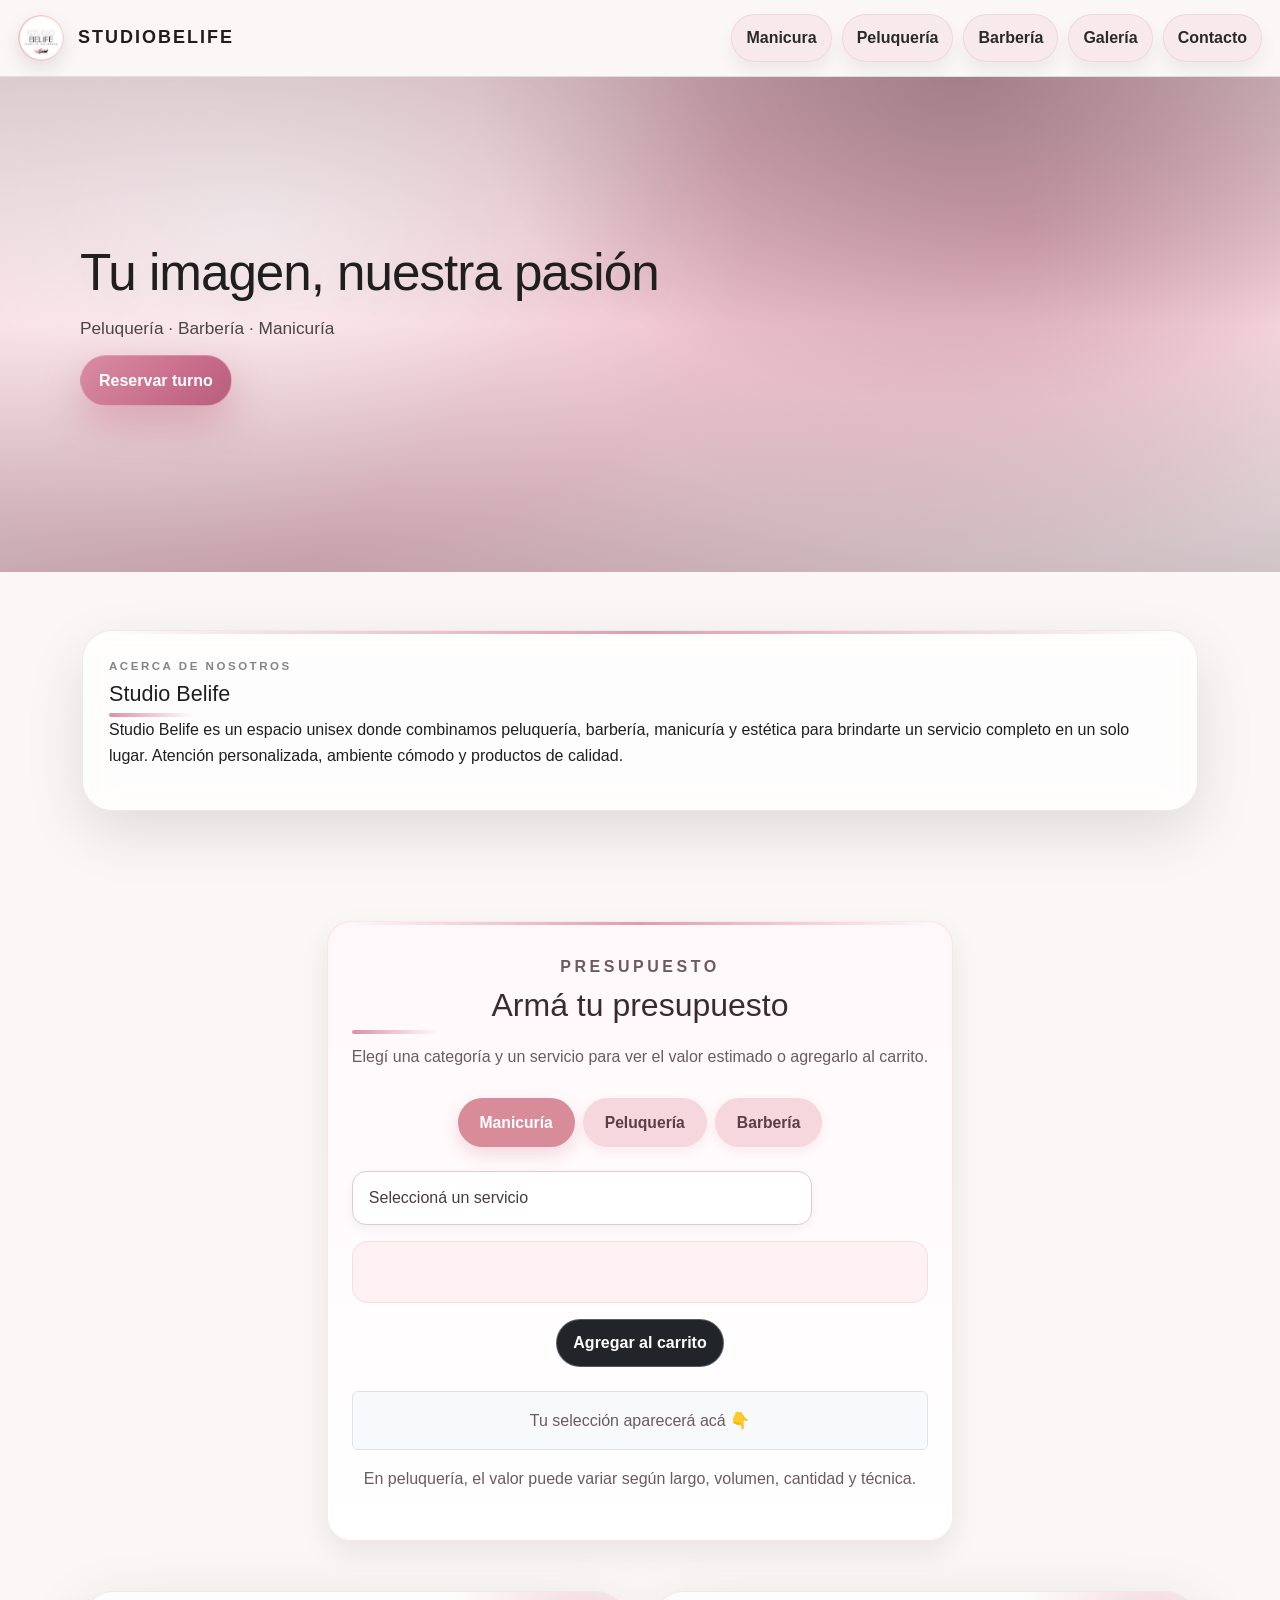
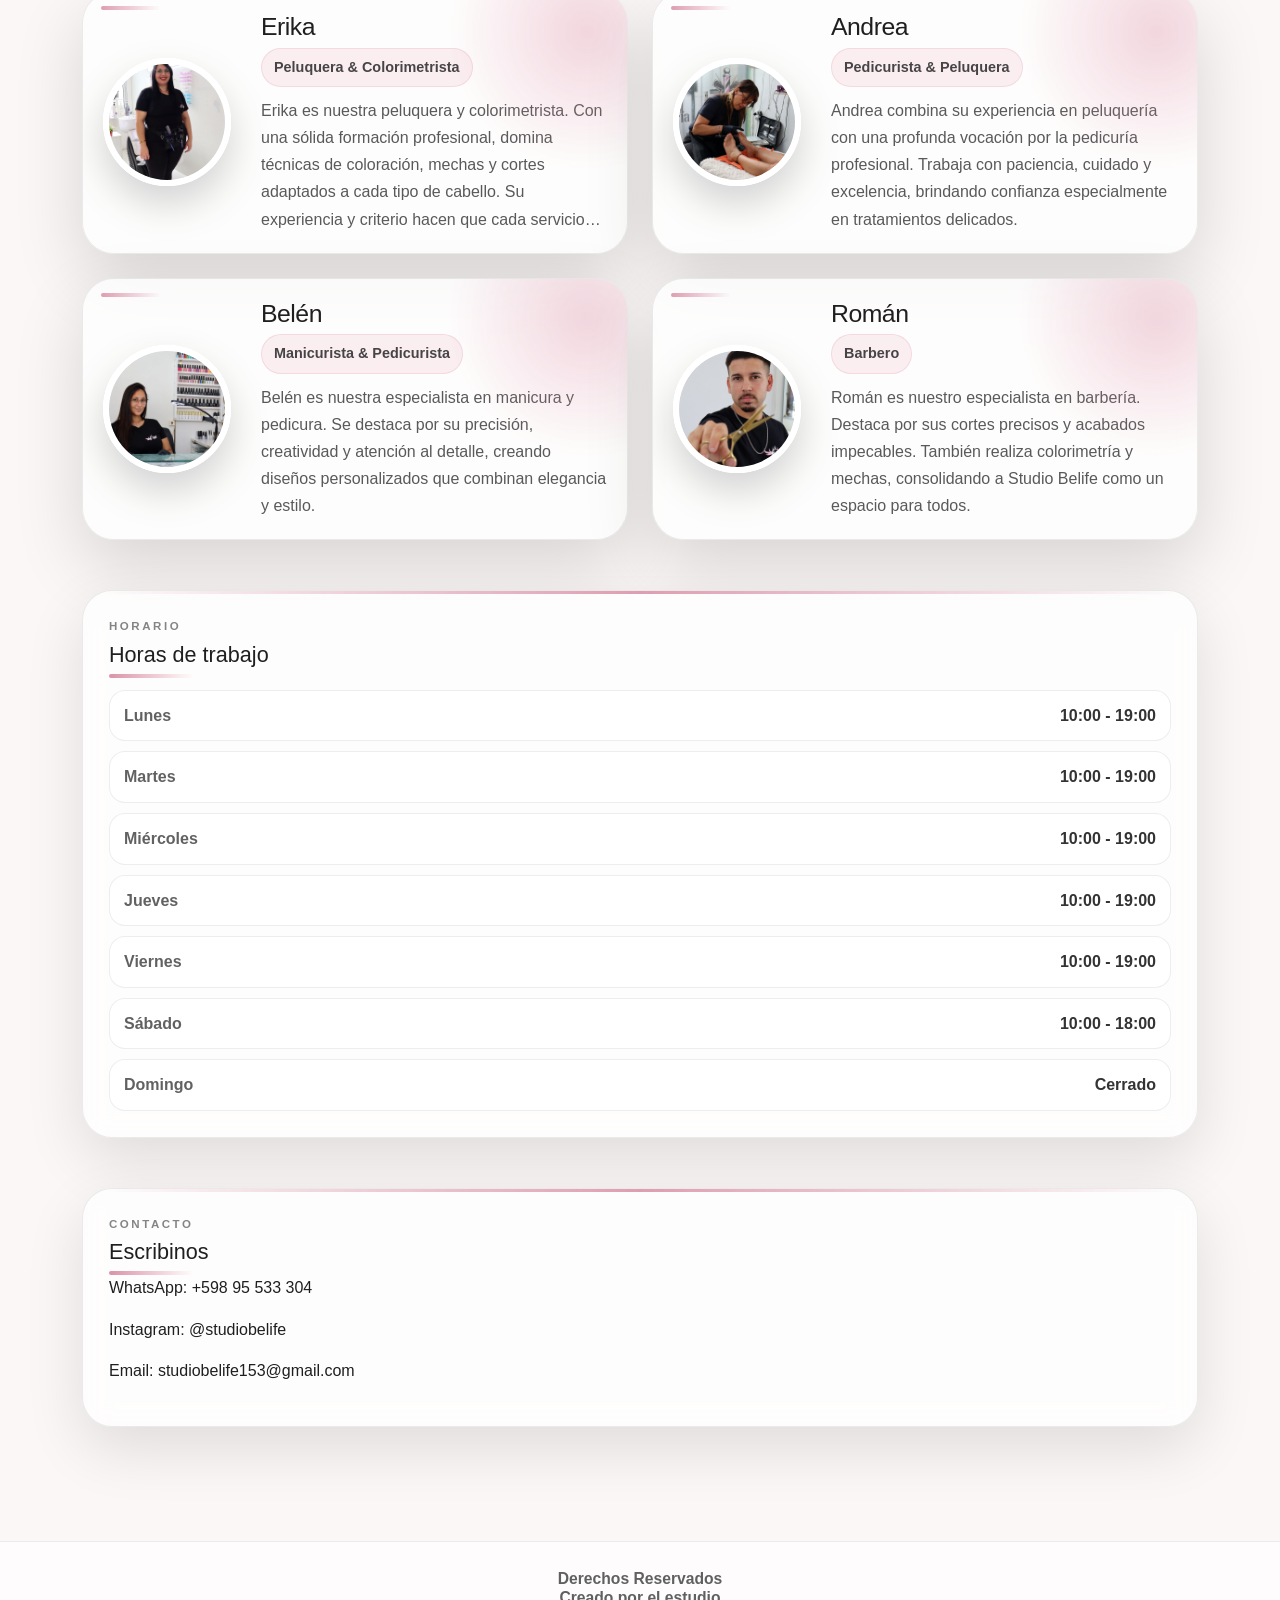
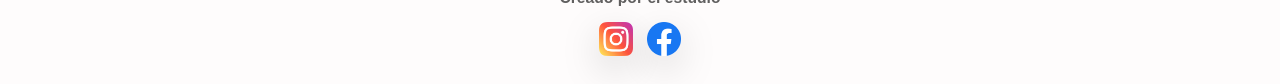
<file: Belife/index.html>
<!DOCTYPE html>
<html lang="es">
<head>
  <meta charset="UTF-8" />
  <meta name="viewport" content="width=device-width, initial-scale=1.0" />
  <title>Belife - Home</title>

  <!-- Bootstrap -->
  <link
    href="https://cdn.jsdelivr.net/npm/bootstrap@5.3.2/dist/css/bootstrap.min.css"
    rel="stylesheet"
  />

  <!-- Tu CSS -->
  <link rel="stylesheet" href="style/style.css" />
</head>

<body>

  <!-- HEADER -->
  <header>
    <img src="./assets/logo.png" class="logo" alt="Logo Studio Belife" />

    <a href="./index.html">
      <h1 class="title">STUDIOBELIFE</h1>
    </a>

    <nav>
      <ul>
        <li><a href="./pages/manicura.html">Manicura</a></li>
        <li><a href="./pages/peluqueria.html">Peluquería</a></li>
        <li><a href="./pages/barberia.html">Barbería</a></li>
        <li><a href="./pages/galeria.html">Galería</a></li>
        <li><a href="./pages/contacto.html">Contacto</a></li>
      </ul>
    </nav>
  </header>

  <!-- HERO -->
  <section class="hero">
    <div class="hero-overlay">
      <h2>Tu imagen, nuestra pasión</h2>
      <p>Peluquería · Barbería · Manicuría</p>

      <a
        class="btn-hero"
        href="https://wa.me/59895533304"
        target="_blank"
        rel="noopener"
      >
        Reservar turno
      </a>
    </div>
  </section>

  <main class="container py-4">
    <section class="home-info">

      <!-- ACERCA -->
      <div class="home-block mb-4">
        <p class="kicker">ACERCA DE NOSOTROS</p>
        <h3>Studio Belife</h3>
        <p>
          Studio Belife es un espacio unisex donde combinamos peluquería,
          barbería, manicuría y estética para brindarte un servicio completo
          en un solo lugar. Atención personalizada, ambiente cómodo y productos
          de calidad.
        </p>
      </div>
      <!-- PRESUPUESTO -->
<div class="home-block presupuesto mb-4">
  <p class="kicker">PRESUPUESTO</p>
  <h3>Armá tu presupuesto</h3>
  <p>Elegí una categoría y un servicio para ver el valor estimado o agregarlo al carrito.</p>

  <div class="presupuesto-categorias d-flex flex-wrap gap-2 justify-content-center">
    <button type="button" data-categoria="manicuria">Manicuría</button>
    <button type="button" data-categoria="peluqueria">Peluquería</button>
    <button type="button" data-categoria="barberia">Barbería</button>
  </div>

  <select id="servicio" class="form-select mt-3">
    <option value="">Seleccioná un servicio</option>
  </select>

  <p id="resultado-precio" class="mt-3"></p>

  <div class="text-center mt-3">
    <button type="button" id="agregar-carrito" class="btn btn-dark">
      Agregar al carrito
    </button>
  </div>

  <div id="carrito" class="mt-4 p-3 border rounded bg-light">
    <p class="mb-0">Tu selección aparecerá acá 👇</p>
  </div>

  <p class="aclaracion-precio mt-3">
    En peluquería, el valor puede variar según largo, volumen,
    cantidad y técnica.
  </p>
</div>

      <!-- EQUIPO -->
      <div class="row g-4 mb-4">

        <div class="col-12 col-md-6">
          <article class="team-card h-100">
            <img
              src="./assets/erika.jpg"
              alt="Erika - Peluquera y Colorimetrista"
              class="team-photo"
            />
            <div>
              <h4>Erika</h4>
              <p class="team-role">Peluquera &amp; Colorimetrista</p>
              <p class="team-desc">
                Erika es nuestra peluquera y colorimetrista. Con una sólida
                formación profesional, domina técnicas de coloración, mechas
                y cortes adaptados a cada tipo de cabello. Su experiencia y
                criterio hacen que cada servicio esté pensado para realzar tu
                imagen con sofisticación.
              </p>
            </div>
          </article>
        </div>

        <div class="col-12 col-md-6">
          <article class="team-card h-100">
            <img
              src="./assets/andrea.jpg"
              alt="Andrea - Pedicurista y Peluquera"
              class="team-photo"
            />
            <div>
              <h4>Andrea</h4>
              <p class="team-role">Pedicurista &amp; Peluquera</p>
              <p class="team-desc">
                Andrea combina su experiencia en peluquería con una profunda
                vocación por la pedicuría profesional. Trabaja con paciencia,
                cuidado y excelencia, brindando confianza especialmente en
                tratamientos delicados.
              </p>
            </div>
          </article>
        </div>

        <div class="col-12 col-md-6">
          <article class="team-card h-100">
            <img
              src="./assets/belen.jpg"
              alt="Belén - Especialista en manicura y pedicura"
              class="team-photo"
            />
            <div>
              <h4>Belén</h4>
              <p class="team-role">Manicurista &amp; Pedicurista</p>
              <p class="team-desc">
                Belén es nuestra especialista en manicura y pedicura. Se destaca
                por su precisión, creatividad y atención al detalle, creando
                diseños personalizados que combinan elegancia y estilo.
              </p>
            </div>
          </article>
        </div>

        <div class="col-12 col-md-6">
          <article class="team-card h-100">
            <img
              src="./assets/roman.jpg"
              alt="Román - Especialista en barbería"
              class="team-photo"
            />
            <div>
              <h4>Román</h4>
              <p class="team-role">Barbero</p>
              <p class="team-desc">
                Román es nuestro especialista en barbería. Destaca por sus
                cortes precisos y acabados impecables. También realiza
                colorimetría y mechas, consolidando a Studio Belife como un
                espacio para todos.
              </p>
            </div>
          </article>
        </div>

      </div>

      <!-- HORARIOS -->
      <div class="home-block mb-4">
        <p class="kicker">HORARIO</p>
        <h3>Horas de trabajo</h3>

        <div class="hours">
          <div class="hour"><span>Lunes</span><b>10:00 - 19:00</b></div>
          <div class="hour"><span>Martes</span><b>10:00 - 19:00</b></div>
          <div class="hour"><span>Miércoles</span><b>10:00 - 19:00</b></div>
          <div class="hour"><span>Jueves</span><b>10:00 - 19:00</b></div>
          <div class="hour"><span>Viernes</span><b>10:00 - 19:00</b></div>
          <div class="hour"><span>Sábado</span><b>10:00 - 18:00</b></div>
          <div class="hour"><span>Domingo</span><b class="closed">Cerrado</b></div>
        </div>
      </div>

      <!-- CONTACTO -->
      <div class="home-block mb-2">
        <p class="kicker">CONTACTO</p>
        <h3>Escribinos</h3>
        <p>
          WhatsApp:
          <a href="https://wa.me/59895533304" target="_blank" rel="noopener">
            +598 95 533 304
          </a>
        </p>
        <p>
          Instagram:
          <a href="https://instagram.com/studiobelife" target="_blank" rel="noopener">
            @studiobelife
          </a>
        </p>
        <p>
          Email:
          <a href="mailto:studiobelife153@gmail.com">
            studiobelife153@gmail.com
          </a>
        </p>
      </div>

    </section>
  </main>

  <footer>
    <h2>Derechos Reservados</h2>
    <h2>Creado por el estudio</h2>

    <nav>
      <ul>
        <li>
          <a
            href="https://www.instagram.com/studiobelife_/"
            target="_blank"
            rel="noopener"
          >
            <img src="./assets/instagram.png" class="redes" alt="Logo de Instagram" />
          </a>
        </li>
        <li>
          <a
            href="https://www.facebook.com/people/Studiobelife/61578109405108/"
            target="_blank"
            rel="noopener"
          >
            <img src="./assets/facebook.png" class="redes" alt="Logo de Facebook" />
          </a>
        </li>
      </ul>
    </nav>
  </footer>

  <!-- Bootstrap JS -->
  <script
    src="https://cdn.jsdelivr.net/npm/bootstrap@5.3.2/dist/js/bootstrap.bundle.min.js">
  </script>

  <!-- Tu JS -->
  <script src="app.js"></script>
</body>
</html>
</file>
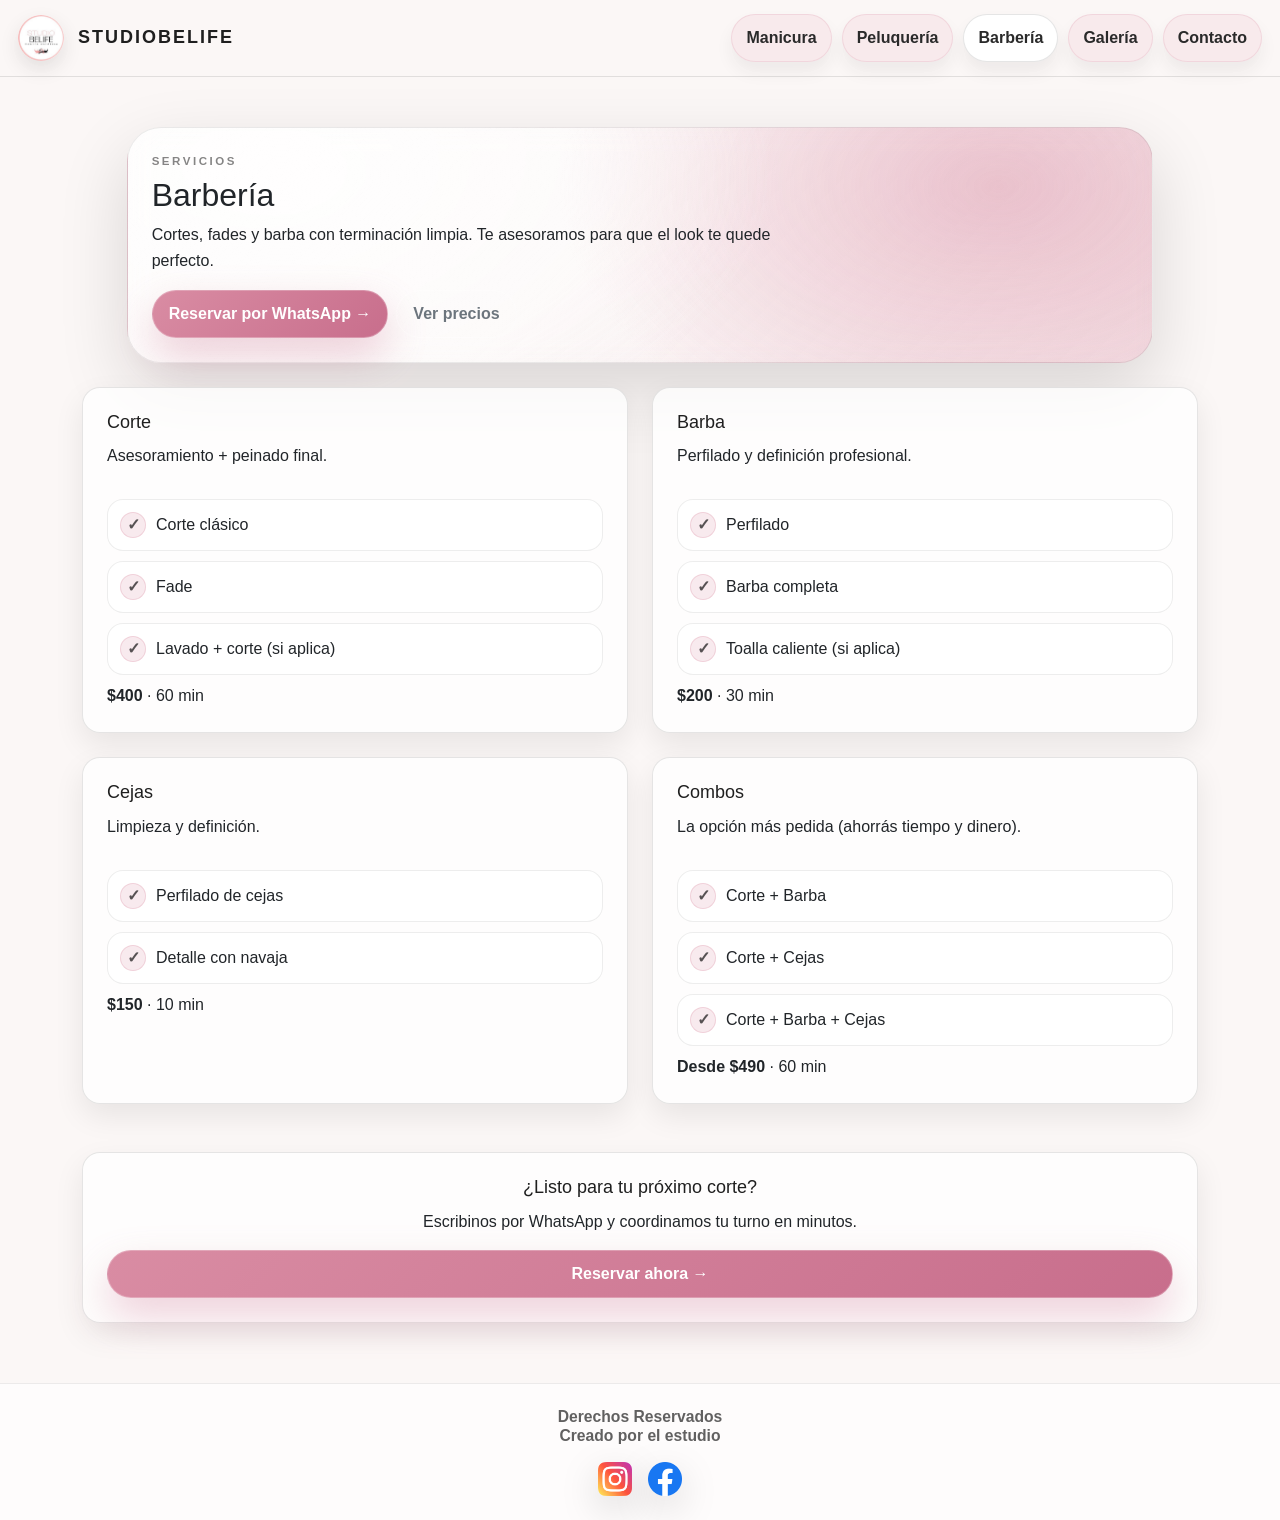
<file: Belife/pages/barberia.html>
<!DOCTYPE html>
<html lang="es">
<head>
  <meta charset="UTF-8" />
  <meta name="viewport" content="width=device-width, initial-scale=1.0" />
  <title>Belife - Barbería</title>

  <!-- Bootstrap -->
  <link href="https://cdn.jsdelivr.net/npm/bootstrap@5.3.2/dist/css/bootstrap.min.css" rel="stylesheet">

  <!-- Tu CSS -->
  <link rel="stylesheet" href="../style/style.css" />
</head>

<body class="page-barberia">

  <header>
    <img src="../assets/logo.png" class="logo" alt="Logo Studio Belife" />
    <a href="../index.html"><h1 class="title">STUDIOBELIFE</h1></a>

    <nav>
      <ul>
        <li><a href="./manicura.html">Manicura</a></li>
        <li><a href="./peluqueria.html">Peluquería</a></li>
        <li><a href="./barberia.html" aria-current="page">Barbería</a></li>
        <li><a href="./galeria.html">Galería</a></li>
        <li><a href="./contacto.html">Contacto</a></li>
      </ul>
    </nav>
  </header>

  <!-- Container responsive -->
  <main class="container py-4">

    <!-- HERO (MISMA ESTRUCTURA que peluquería/manicura) -->
    <section class="service-hero mb-4 p-4 card">
      <div class="row g-4 align-items-center">
        <div class="col-12 col-lg-8">
          <p class="kicker">SERVICIOS</p>
          <h2>Barbería</h2>
          <p class="service-hero__lead">
            Cortes, fades y barba con terminación limpia. Te asesoramos para que el look te quede perfecto.
          </p>

          <!-- Chips (con Bootstrap, como en peluquería) -->
          

          <div class="d-flex flex-wrap gap-2">
            <a class="btn btn-primary" href="https://wa.me/59895533304" target="_blank" rel="noopener">
              Reservar por WhatsApp →
            </a>
            <a class="btn btn-outline-secondary" href="#servicios">
              Ver precios
            </a>
          </div>
        </div>
      </div>
    </section>

    <!-- SERVICIOS GRID (MISMA ESTRUCTURA) -->
    <section class="row g-4" id="servicios">

      <div class="col-12 col-md-6">
        <article class="card p-4 h-100">
          <h3>Corte</h3>
          <p>Asesoramiento + peinado final.</p>
          <ul>
            <li>Corte clásico</li>
            <li>Fade</li>
            <li>Lavado + corte (si aplica)</li>
          </ul>
          <p class="mt-2 mb-0"><strong>$400</strong> · 60 min</p>
        </article>
      </div>

      <div class="col-12 col-md-6">
        <article class="card p-4 h-100">
          <h3>Barba</h3>
          <p>Perfilado y definición profesional.</p>
          <ul>
            <li>Perfilado</li>
            <li>Barba completa</li>
            <li>Toalla caliente (si aplica)</li>
          </ul>
          <p class="mt-2 mb-0"><strong>$200</strong> · 30 min</p>
        </article>
      </div>

      <div class="col-12 col-md-6">
        <article class="card p-4 h-100">
          <h3>Cejas</h3>
          <p>Limpieza y definición.</p>
          <ul>
            <li>Perfilado de cejas</li>
            <li>Detalle con navaja</li>
          </ul>
          <p class="mt-2 mb-0"><strong>$150</strong> · 10 min</p>
        </article>
      </div>

      <div class="col-12 col-md-6">
        <article class="card p-4 h-100">
          <h3>Combos</h3>
          <p>La opción más pedida (ahorrás tiempo y dinero).</p>
          <ul>
            <li>Corte + Barba</li>
            <li>Corte + Cejas</li>
            <li>Corte + Barba + Cejas</li>
          </ul>
          <p class="mt-2 mb-0"><strong>Desde $490</strong> · 60 min</p>
        </article>
      </div>

    </section>

    <!-- CTA FINAL (MISMA ESTRUCTURA) -->
    <section class="mt-5">
      <div class="card p-4 text-center">
        <h3>¿Listo para tu próximo corte?</h3>
        <p>Escribinos por WhatsApp y coordinamos tu turno en minutos.</p>
        <a class="btn btn-primary w-100 w-md-auto"
           href="https://wa.me/59895533304"
           target="_blank" rel="noopener">
          Reservar ahora →
        </a>
      </div>
    </section>

  </main>

  <footer class="text-center py-4">
    <h2>Derechos Reservados</h2>
    <h2>Creado por el estudio</h2>
    <div class="d-flex justify-content-center gap-3 mt-3">
      <a href="https://www.instagram.com/studiobelife_/" target="_blank" rel="noopener">
        <img src="../assets/instagram.png" class="redes" alt="Instagram" />
      </a>
      <a href="https://www.facebook.com/people/Studiobelife/61578109405108/" target="_blank" rel="noopener">
        <img src="../assets/facebook.png" class="redes" alt="Facebook" />
      </a>
    </div>
  </footer>

  <script src="https://cdn.jsdelivr.net/npm/bootstrap@5.3.2/dist/js/bootstrap.bundle.min.js"></script>
</body>
</html>
</file>
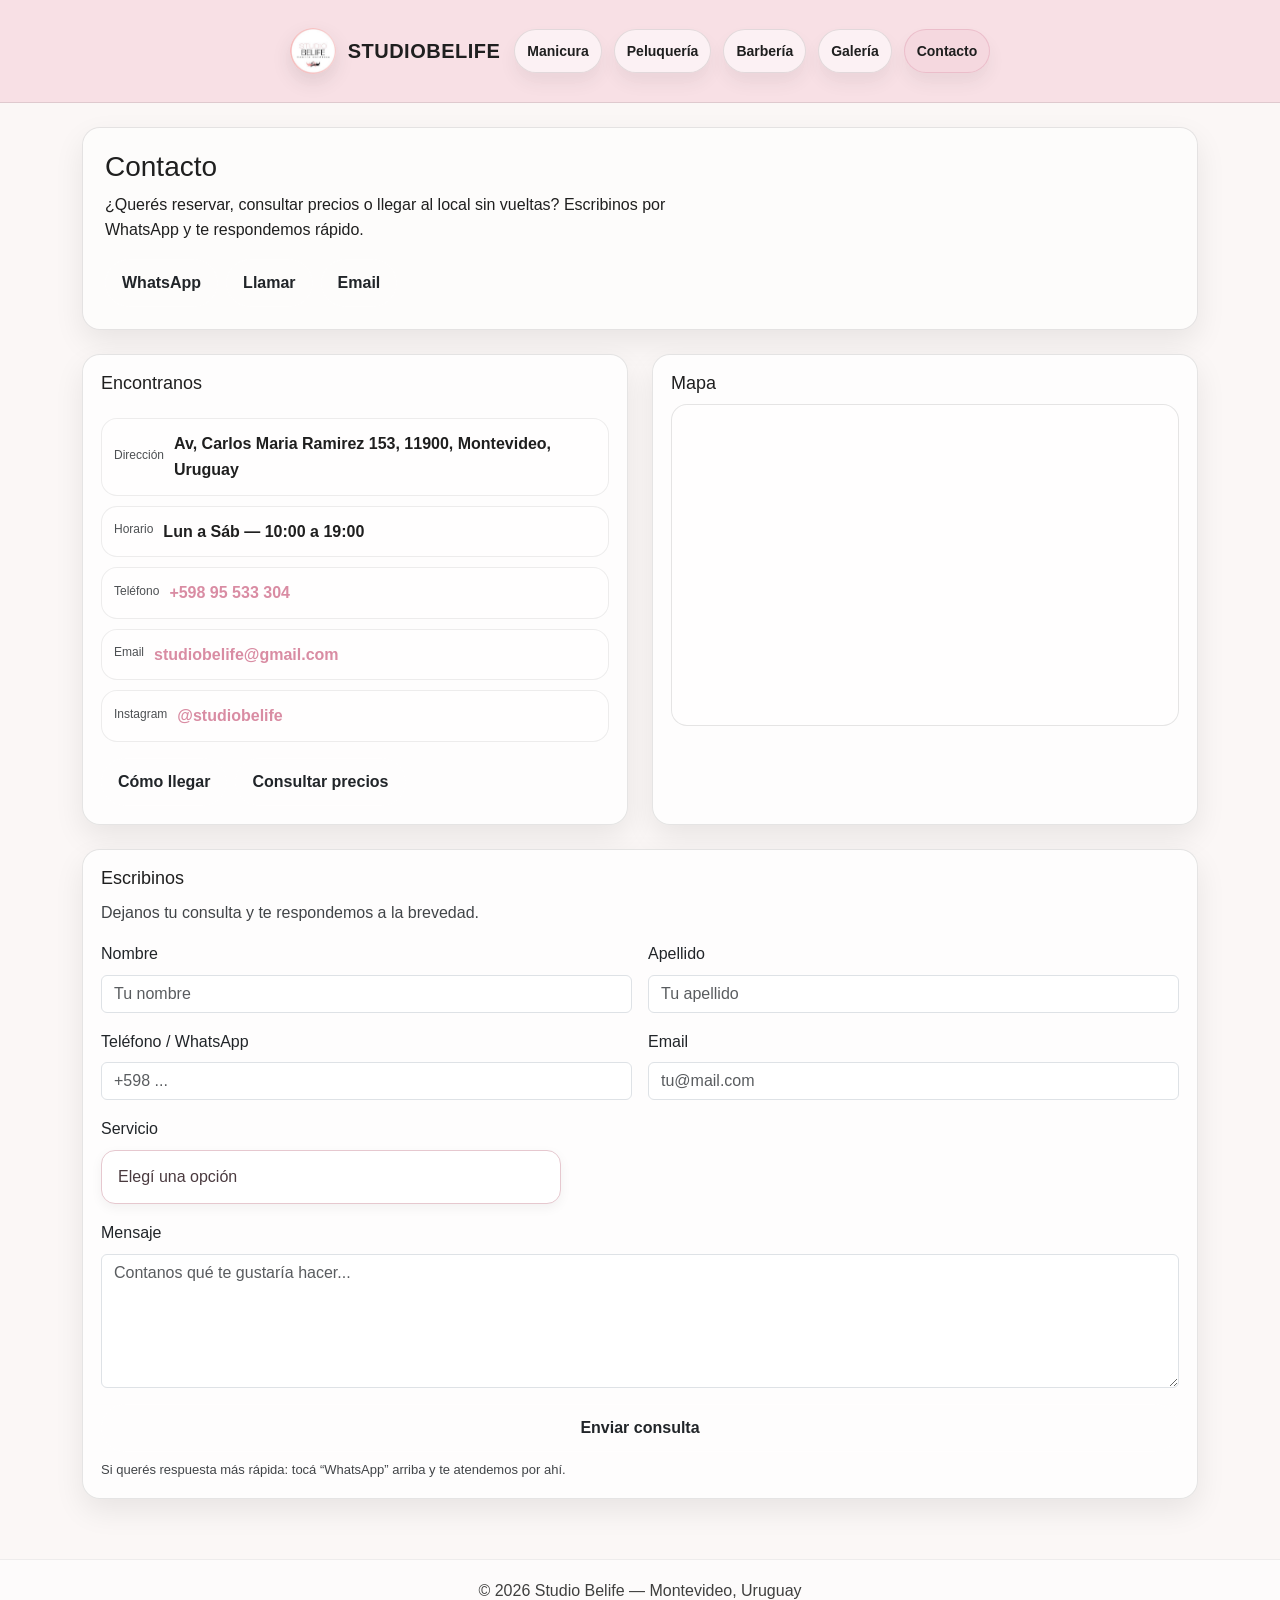
<file: Belife/pages/contacto.html>
<!DOCTYPE html>
<html lang="es">
<head>
  <meta charset="UTF-8" />
  <meta name="viewport" content="width=device-width, initial-scale=1.0" />
  <title>Belife - Contacto</title>

  <!-- ✅ Bootstrap -->
  <link href="https://cdn.jsdelivr.net/npm/bootstrap@5.3.2/dist/css/bootstrap.min.css" rel="stylesheet">

  <!-- Tu CSS -->
  <link rel="stylesheet" href="../style/style.css" />
</head>

<body>
  <header class="header">
    <div class="header__inner">
      <a class="brand" href="../index.html" aria-label="Ir al inicio">
        <img src="../assets/logo.png" class="logo" alt="Logo Studio Belife" />
        <h1 class="brand__title">STUDIOBELIFE</h1>
      </a>

      <nav class="nav" aria-label="Navegación principal">
        <ul class="nav__list">
          <li><a href="../pages/manicura.html">Manicura</a></li>
          <li><a href="../pages/peluqueria.html">Peluquería</a></li>
          <li><a href="../pages/barberia.html">Barbería</a></li>
          <li><a href="../pages/galeria.html">Galería</a></li>
          <li><a class="is-active" href="../pages/contacto.html">Contacto</a></li>
        </ul>
      </nav>
    </div>
  </header>

  <!-- ✅ Bootstrap container (modo celular automático) -->
  <main class="container py-4">

    <section class="contact__hero mb-4">
      <h2>Contacto</h2>
      <p>
        ¿Querés reservar, consultar precios o llegar al local sin vueltas?
        Escribinos por WhatsApp y te respondemos rápido.
      </p>

      <div class="contact__cta d-flex flex-wrap gap-2">
        <a class="btn btn--primary" target="_blank" rel="noopener"
           href="https://wa.me/59899999999?text=Hola%20Studio%20Belife!%20Quiero%20reservar%20un%20turno%20😊">
          WhatsApp
        </a>

        <a class="btn btn--ghost" href="tel:+59899999999">Llamar</a>

        <a class="btn btn--ghost" href="mailto:studiobelife@gmail.com">Email</a>
      </div>
    </section>

    <!-- ✅ Bootstrap grid: en celular 1 columna, en compu 2 columnas -->
    <section class="row g-4">

      <!-- INFO -->
      <div class="col-12 col-lg-6">
        <article class="card h-100">
          <h3>Encontranos</h3>

          <ul class="contact__list">
            <li>
              <span class="contact__label">Dirección</span>
              <span class="contact__value">Av, Carlos Maria Ramirez 153, 11900, Montevideo, Uruguay</span>
            </li>

            <li>
              <span class="contact__label">Horario</span>
              <span class="contact__value">Lun a Sáb — 10:00 a 19:00</span>
            </li>

            <li>
              <span class="contact__label">Teléfono</span>
              <a class="contact__link" href="tel:+59895533304">+598 95 533 304</a>
            </li>

            <li>
              <span class="contact__label">Email</span>
              <a class="contact__link" href="mailto:studiobelife@gmail.com">studiobelife@gmail.com</a>
            </li>

            <li>
              <span class="contact__label">Instagram</span>
              <a class="contact__link" target="_blank" rel="noopener" href="https://instagram.com/">
                @studiobelife
              </a>
            </li>
          </ul>

          <div class="contact__actions d-flex flex-wrap gap-2 mt-3">
            <a class="btn btn--soft" target="_blank" rel="noopener" href="https://www.google.com/maps">
              Cómo llegar
            </a>
            <a class="btn btn--soft" target="_blank" rel="noopener"
               href="https://wa.me/59899999999?text=Hola%20Studio%20Belife!%20Quiero%20info%20sobre%20servicios%20y%20precios%20😊">
              Consultar precios
            </a>
          </div>
        </article>
      </div>

      <!-- MAPA -->
      <div class="col-12 col-lg-6">
        <article class="card h-100">
          <h3>Mapa</h3>
          <div class="map">
            <iframe
              title="Mapa Studio Belife"
              src="https://www.google.com/maps/embed?pb=!1m18!1m12!1m3!1d3273.9830032513205!2d-56.22412350000002!3d-34.8566544!2m3!1f0!2f0!3f0!3m2!1i1024!2i768!4f13.1!3m3!1m2!1s0x95a1d5000c875289%3A0x966841a68043286a!2sStudio%20Belife%20Peluqueria%20y%20Barberia!5e0!3m2!1ses!2suy!4v1768931600379!5m2!1ses!2suy"
              loading="lazy"
              referrerpolicy="no-referrer-when-downgrade"
              allowfullscreen
            ></iframe>
          </div>
        </article>
      </div>

      <!-- FORM (full width en celular y desktop) -->
      <div class="col-12">
        <article class="card">
          <h3>Escribinos</h3>
          <p class="muted">Dejanos tu consulta y te respondemos a la brevedad.</p>

          <!-- ✅ Form en Bootstrap: en celular 1 col, en desktop 2 col -->
          <form class="row g-3" action="#" method="post">
            <div class="col-12 col-md-6">
              <label class="form-label" for="nombre">Nombre</label>
              <input class="form-control" id="nombre" name="nombre" type="text" placeholder="Tu nombre" required />
            </div>

            <div class="col-12 col-md-6">
              <label class="form-label" for="apellido">Apellido</label>
              <input class="form-control" id="apellido" name="apellido" type="text" placeholder="Tu apellido" />
            </div>

            <div class="col-12 col-md-6">
              <label class="form-label" for="telefono">Teléfono / WhatsApp</label>
              <input class="form-control" id="telefono" name="telefono" type="tel" placeholder="+598 ..." />
            </div>

            <div class="col-12 col-md-6">
              <label class="form-label" for="email">Email</label>
              <input class="form-control" id="email" name="email" type="email" placeholder="tu@mail.com" required />
            </div>

            <div class="col-12">
              <label class="form-label" for="servicio">Servicio</label>
              <select class="form-select" id="servicio" name="servicio">
                <option value="">Elegí una opción</option>
                <option>Manicura</option>
                <option>Peluquería</option>
                <option>Barbería</option>
                <option>Otro</option>
              </select>
            </div>

            <div class="col-12">
              <label class="form-label" for="mensaje">Mensaje</label>
              <textarea class="form-control" id="mensaje" name="mensaje" rows="5" placeholder="Contanos qué te gustaría hacer..." required></textarea>
            </div>

            <div class="col-12">
              <button class="btn btn--primary w-100" type="submit">Enviar consulta</button>
              <p class="muted small mt-2 mb-0">
                Si querés respuesta más rápida: tocá “WhatsApp” arriba y te atendemos por ahí.
              </p>
            </div>
          </form>
        </article>
      </div>

    </section>
  </main>

  <footer class="footer">
    <p>© <span id="year"></span> Studio Belife — Montevideo, Uruguay</p>
  </footer>

  <script>
    document.getElementById("year").textContent = new Date().getFullYear();
  </script>

  <!-- ✅ Bootstrap JS -->
  <script src="https://cdn.jsdelivr.net/npm/bootstrap@5.3.2/dist/js/bootstrap.bundle.min.js"></script>
</body>
</html>
</file>
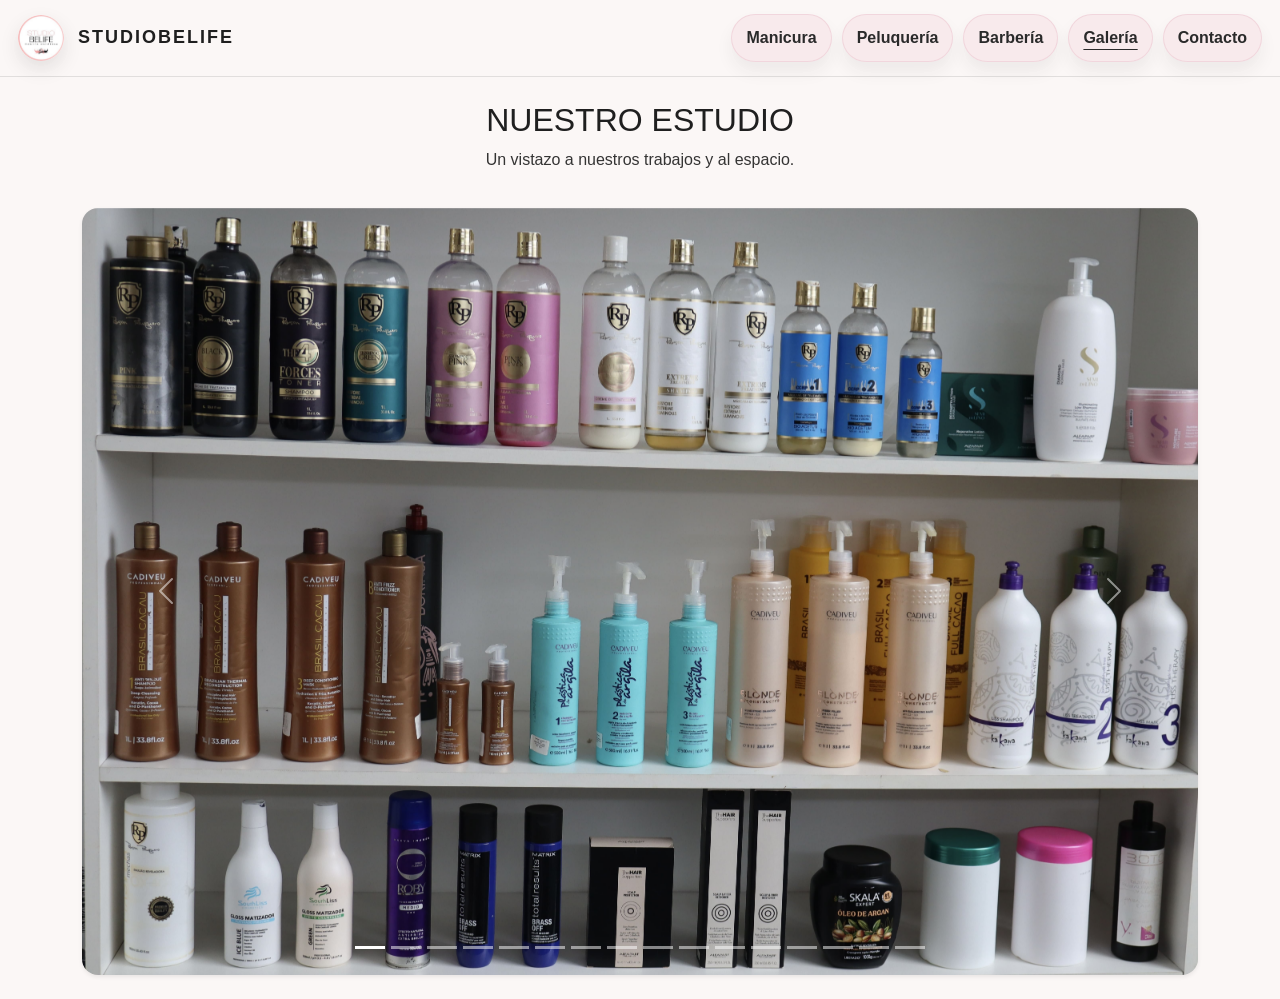
<file: Belife/pages/galeria.html>
<!DOCTYPE html>
<html lang="es">
<head>
  <meta charset="UTF-8">
  <meta name="viewport" content="width=device-width, initial-scale=1.0">
  <title>Belife - Galería</title>

  <!-- ✅ Bootstrap -->
  <link href="https://cdn.jsdelivr.net/npm/bootstrap@5.3.2/dist/css/bootstrap.min.css" rel="stylesheet">

  <!-- Tu CSS -->
  <link rel="stylesheet" href="../style/style.css">
</head>

<body>

  <header>
    <img src="../assets/logo.png" class="logo" alt="Logo Studio Belife">

    <a href="../index.html">
      <h1>STUDIOBELIFE</h1>
    </a>

    <nav>
      <ul>
        <li><a href="../pages/manicura.html">Manicura</a></li>
        <li><a href="../pages/peluqueria.html">Peluquería</a></li>
        <li><a href="../pages/barberia.html">Barbería</a></li>
        <li><a href="../pages/galeria.html" class="active">Galería</a></li>
        <li><a href="../pages/contacto.html">Contacto</a></li>
      </ul>
    </nav>
  </header>

  <!-- ✅ Bootstrap container -->
  <main class="container py-4">

    <div class="text-center mb-4">
      <h2>NUESTRO ESTUDIO</h2>
      <p class="galeria-sub">Un vistazo a nuestros trabajos y al espacio.</p>
    </div>

    <!-- ✅ CARRUSEL / BOOK (Bootstrap Carousel) -->
    <div id="galeriaBook"
         class="carousel slide book-carousel"
         data-bs-ride="carousel"
         data-bs-interval="3000"
         data-bs-pause="hover"
         data-bs-touch="true">

      <!-- ✅ Indicadores (puntitos) -->
      <div class="carousel-indicators">
        <button type="button" data-bs-target="#galeriaBook" data-bs-slide-to="0" class="active" aria-current="true" aria-label="Foto 1"></button>
        <button type="button" data-bs-target="#galeriaBook" data-bs-slide-to="1" aria-label="Foto 2"></button>
        <button type="button" data-bs-target="#galeriaBook" data-bs-slide-to="2" aria-label="Foto 3"></button>
        <button type="button" data-bs-target="#galeriaBook" data-bs-slide-to="3" aria-label="Foto 4"></button>
        <button type="button" data-bs-target="#galeriaBook" data-bs-slide-to="4" aria-label="Foto 5"></button>
        <button type="button" data-bs-target="#galeriaBook" data-bs-slide-to="5" aria-label="Foto 6"></button>
        <button type="button" data-bs-target="#galeriaBook" data-bs-slide-to="6" aria-label="Foto 7"></button>
        <button type="button" data-bs-target="#galeriaBook" data-bs-slide-to="7" aria-label="Foto 8"></button>
        <button type="button" data-bs-target="#galeriaBook" data-bs-slide-to="8" aria-label="Foto 9"></button>
        <button type="button" data-bs-target="#galeriaBook" data-bs-slide-to="9" aria-label="Foto 10"></button>
        <button type="button" data-bs-target="#galeriaBook" data-bs-slide-to="10" aria-label="Foto 11"></button>
        <button type="button" data-bs-target="#galeriaBook" data-bs-slide-to="11" aria-label="Foto 12"></button>
        <button type="button" data-bs-target="#galeriaBook" data-bs-slide-to="12" aria-label="Foto 13"></button>
        <button type="button" data-bs-target="#galeriaBook" data-bs-slide-to="13" aria-label="Foto 14"></button>
        <button type="button" data-bs-target="#galeriaBook" data-bs-slide-to="14" aria-label="Foto 15"></button>
        <button type="button" data-bs-target="#galeriaBook" data-bs-slide-to="15" aria-label="Foto 16"></button>
      </div>

      <!-- ✅ Slides -->
      <div class="carousel-inner rounded-4 shadow-sm overflow-hidden">

        <div class="carousel-item active">
          <img src="../assets/IMG_0290.jpg" class="d-block w-100 book-img" alt="Trabajo 1">
        </div>

        <div class="carousel-item">
          <img src="../assets/IMG_0298.jpg" class="d-block w-100 book-img" alt="Trabajo 2">
        </div>

        <div class="carousel-item">
          <img src="../assets/IMG_0318.jpg" class="d-block w-100 book-img" alt="Trabajo 3">
        </div>

        <div class="carousel-item">
          <img src="../assets/IMG_0478.jpg" class="d-block w-100 book-img" alt="Trabajo 4">
        </div>

        <div class="carousel-item">
          <img src="../assets/IMG_0483.jpg" class="d-block w-100 book-img" alt="Trabajo 5">
        </div>

        <div class="carousel-item">
          <img src="../assets/IMG_0517.jpg" class="d-block w-100 book-img" alt="Trabajo 6">
        </div>

        <div class="carousel-item">
          <img src="../assets/IMG_0272.jpg" class="d-block w-100 book-img" alt="Trabajo 7">
        </div>

        <div class="carousel-item">
          <img src="../assets/IMG_0322.jpg" class="d-block w-100 book-img" alt="Trabajo 8">
        </div>

        <div class="carousel-item">
          <img src="../assets/IMG_0492.jpg" class="d-block w-100 book-img" alt="Trabajo 9">
        </div>

        <div class="carousel-item">
          <img src="../assets/IMG_0509.jpg" class="d-block w-100 book-img" alt="Trabajo 10">
        </div>

        <div class="carousel-item">
          <img src="../assets/1.jpeg" class="d-block w-100 book-img" alt="Trabajo 11">
        </div>

        <div class="carousel-item">
          <img src="../assets/2.jpeg" class="d-block w-100 book-img" alt="Trabajo 12">
        </div>

        <div class="carousel-item">
          <img src="../assets/3.jpeg" class="d-block w-100 book-img" alt="Trabajo 13">
        </div>

        <div class="carousel-item">
          <img src="../assets/4.jpeg" class="d-block w-100 book-img" alt="Trabajo 14">
        </div>

        <div class="carousel-item">
          <img src="../assets/5.jpeg" class="d-block w-100 book-img" alt="Trabajo 15">
        </div>

        <div class="carousel-item">
          <img src="../assets/6.jpeg" class="d-block w-100 book-img" alt="Trabajo 16">
        </div>

      </div>

      <!-- ✅ Flechas -->
      <button class="carousel-control-prev" type="button" data-bs-target="#galeriaBook" data-bs-slide="prev">
        <span class="carousel-control-prev-icon" aria-hidden="true"></span>
        <span class="visually-hidden">Anterior</span>
      </button>

      <button class="carousel-control-next" type="button" data-bs-target="#galeriaBook" data-bs-slide="next">
        <span class="carousel-control-next-icon" aria-hidden="true"></span>
        <span class="visually-hidden">Siguiente</span>
      </button>

    </div>

  </main>

  <!-- Bootstrap JS -->
  <script src="https://cdn.jsdelivr.net/npm/bootstrap@5.3.2/dist/js/bootstrap.bundle.min.js"></script>

</body>
</html>

<!-- update -->
</file>
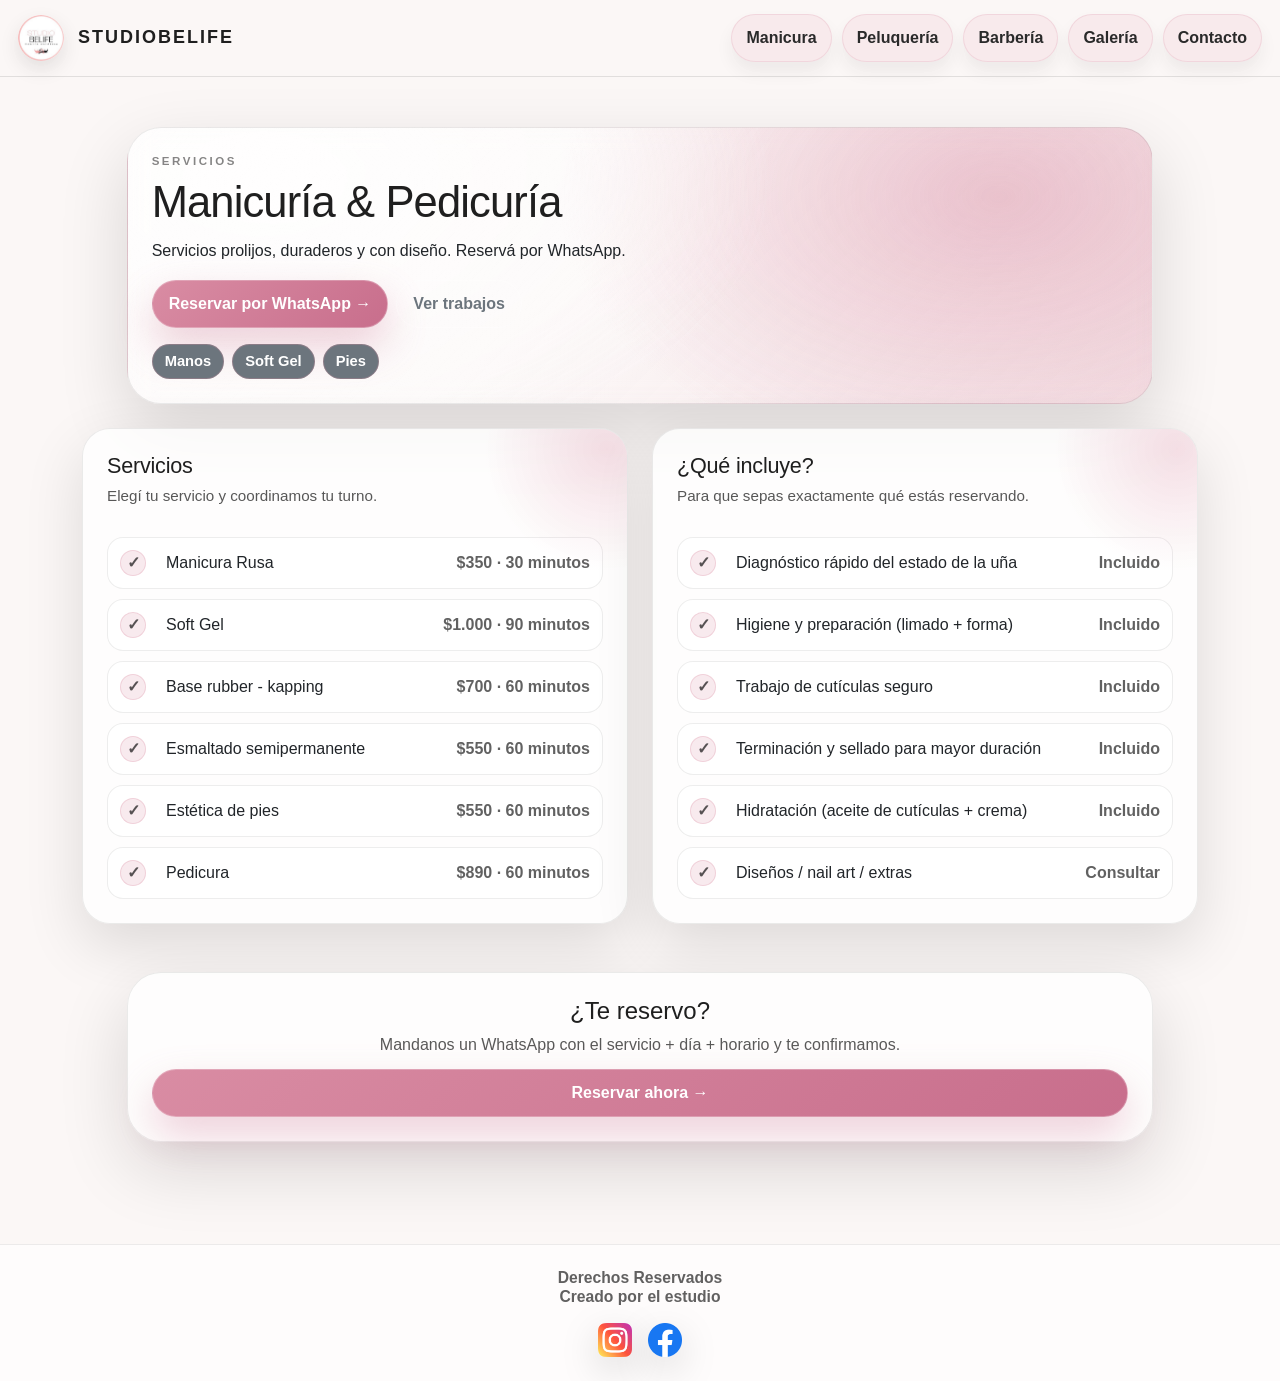
<file: Belife/pages/manicura.html>
<!DOCTYPE html>
<html lang="es">
<head>
  <meta charset="UTF-8" />
  <meta name="viewport" content="width=device-width, initial-scale=1.0" />
  <title>Belife - Manicura</title>

  <!-- ✅ Bootstrap -->
  <link href="https://cdn.jsdelivr.net/npm/bootstrap@5.3.2/dist/css/bootstrap.min.css" rel="stylesheet">

  <!-- Tu CSS -->
  <link rel="stylesheet" href="../style/style.css" />
</head>

<body>

  <header>
    <img src="../assets/logo.png" class="logo" alt="Logo Studio Belife" />
    <a href="../index.html"><h1 class="title">STUDIOBELIFE</h1></a>

    <nav>
      <ul>
        <li><a href="./manicura.html">Manicura</a></li>
        <li><a href="./peluqueria.html">Peluquería</a></li>
        <li><a href="./barberia.html">Barbería</a></li>
        <li><a href="./galeria.html">Galería</a></li>
        <li><a href="./contacto.html">Contacto</a></li>
      </ul>
    </nav>
  </header>

  <!-- ✅ Bootstrap container -->
  <main class="container py-4">

    <!-- HERO -->
    <section class="service-hero service-hero--nails card p-4 mb-4">
      <div class="service-hero__content">
        <p class="kicker">SERVICIOS</p>
        <h2>Manicuría & Pedicuría</h2>
        <p class="service-hero__lead">
          Servicios prolijos, duraderos y con diseño. Reservá por WhatsApp.
        </p>

        <div class="service-hero__actions d-flex flex-wrap gap-2">
          <a class="btn btn-primary" href="https://wa.me/59895533304" target="_blank" rel="noopener">
            Reservar por WhatsApp →
          </a>
          <a class="btn btn-outline-secondary" href="./galeria.html">Ver trabajos</a>
        </div>

        <div class="service-badges d-flex flex-wrap gap-2 mt-3">
          <span class="badge text-bg-secondary">Manos</span>
          <span class="badge text-bg-secondary">Soft Gel</span>
          <span class="badge text-bg-secondary">Pies</span>
        </div>
      </div>
    </section>

    <!-- ✅ CARDS en Bootstrap grid (celu: 1 col / compu: 2 col) -->
    <section class="row g-4">

      <!-- SERVICIOS -->
      <div class="col-12 col-lg-6">
        <article class="service-card card p-4 h-100">
          <div class="service-card__head">
            <h3>Servicios</h3>
            <p>Elegí tu servicio y coordinamos tu turno.</p>
          </div>

          <ul class="service-list">
            <li><span>Manicura Rusa</span><b class="service-meta">$350 · 30 minutos</b></li>
            <li><span>Soft Gel</span><b class="service-meta">$1.000 · 90 minutos</b></li>
            <li><span>Base rubber - kapping</span><b class="service-meta">$700 · 60 minutos </b></li>
            <li><span>Esmaltado semipermanente</span><b class="service-meta">$550 · 60 minutos</b></li>
            <li><span>Estética de pies</span><b class="service-meta">$550 · 60 minutos</b></li>
            <li><span>Pedicura</span><b class="service-meta">$890 · 60 minutos</b></li>
          </ul>
        </article>
      </div>

      <!-- QUÉ INCLUYE -->
      <div class="col-12 col-lg-6">
        <article class="service-card card p-4 h-100">
          <div class="service-card__head">
            <h3>¿Qué incluye?</h3>
            <p>Para que sepas exactamente qué estás reservando.</p>
          </div>

          <ul class="service-list">
            <li><span>Diagnóstico rápido del estado de la uña</span><b class="service-meta">Incluido</b></li>
            <li><span>Higiene y preparación (limado + forma)</span><b class="service-meta">Incluido</b></li>
            <li><span>Trabajo de cutículas seguro</span><b class="service-meta">Incluido</b></li>
            <li><span>Terminación y sellado para mayor duración</span><b class="service-meta">Incluido</b></li>
            <li><span>Hidratación (aceite de cutículas + crema)</span><b class="service-meta">Incluido</b></li>
            <li><span>Diseños / nail art / extras</span><b class="service-meta">Consultar</b></li>
          </ul>
        </article>
      </div>

    </section>

    <!-- CTA -->
    <section class="service-cta mt-5">
      <div class="service-cta__box card p-4 text-center">
        <h3>¿Te reservo?</h3>
        <p>Mandanos un WhatsApp con el servicio + día + horario y te confirmamos.</p>
        <a class="btn btn-primary w-100 w-md-auto" href="https://wa.me/59895533304" target="_blank" rel="noopener">
          Reservar ahora →
        </a>
      </div>
    </section>

  </main>

  <footer class="text-center py-4">
    <h2>Derechos Reservados</h2>
    <h2>Creado por el estudio</h2>
    <div class="d-flex justify-content-center gap-3 mt-3">
      <a href="https://www.instagram.com/studiobelife_/" target="_blank" rel="noopener">
        <img src="../assets/instagram.png" class="redes" alt="Logo de instagram" />
      </a>
      <a href="https://www.facebook.com/people/Studiobelife/61578109405108/" target="_blank" rel="noopener">
        <img src="../assets/facebook.png" class="redes" alt="Logo de facebook" />
      </a>
    </div>
  </footer>

  <!-- ✅ Bootstrap JS -->
  <script src="https://cdn.jsdelivr.net/npm/bootstrap@5.3.2/dist/js/bootstrap.bundle.min.js"></script>
</body>
</html>
</file>
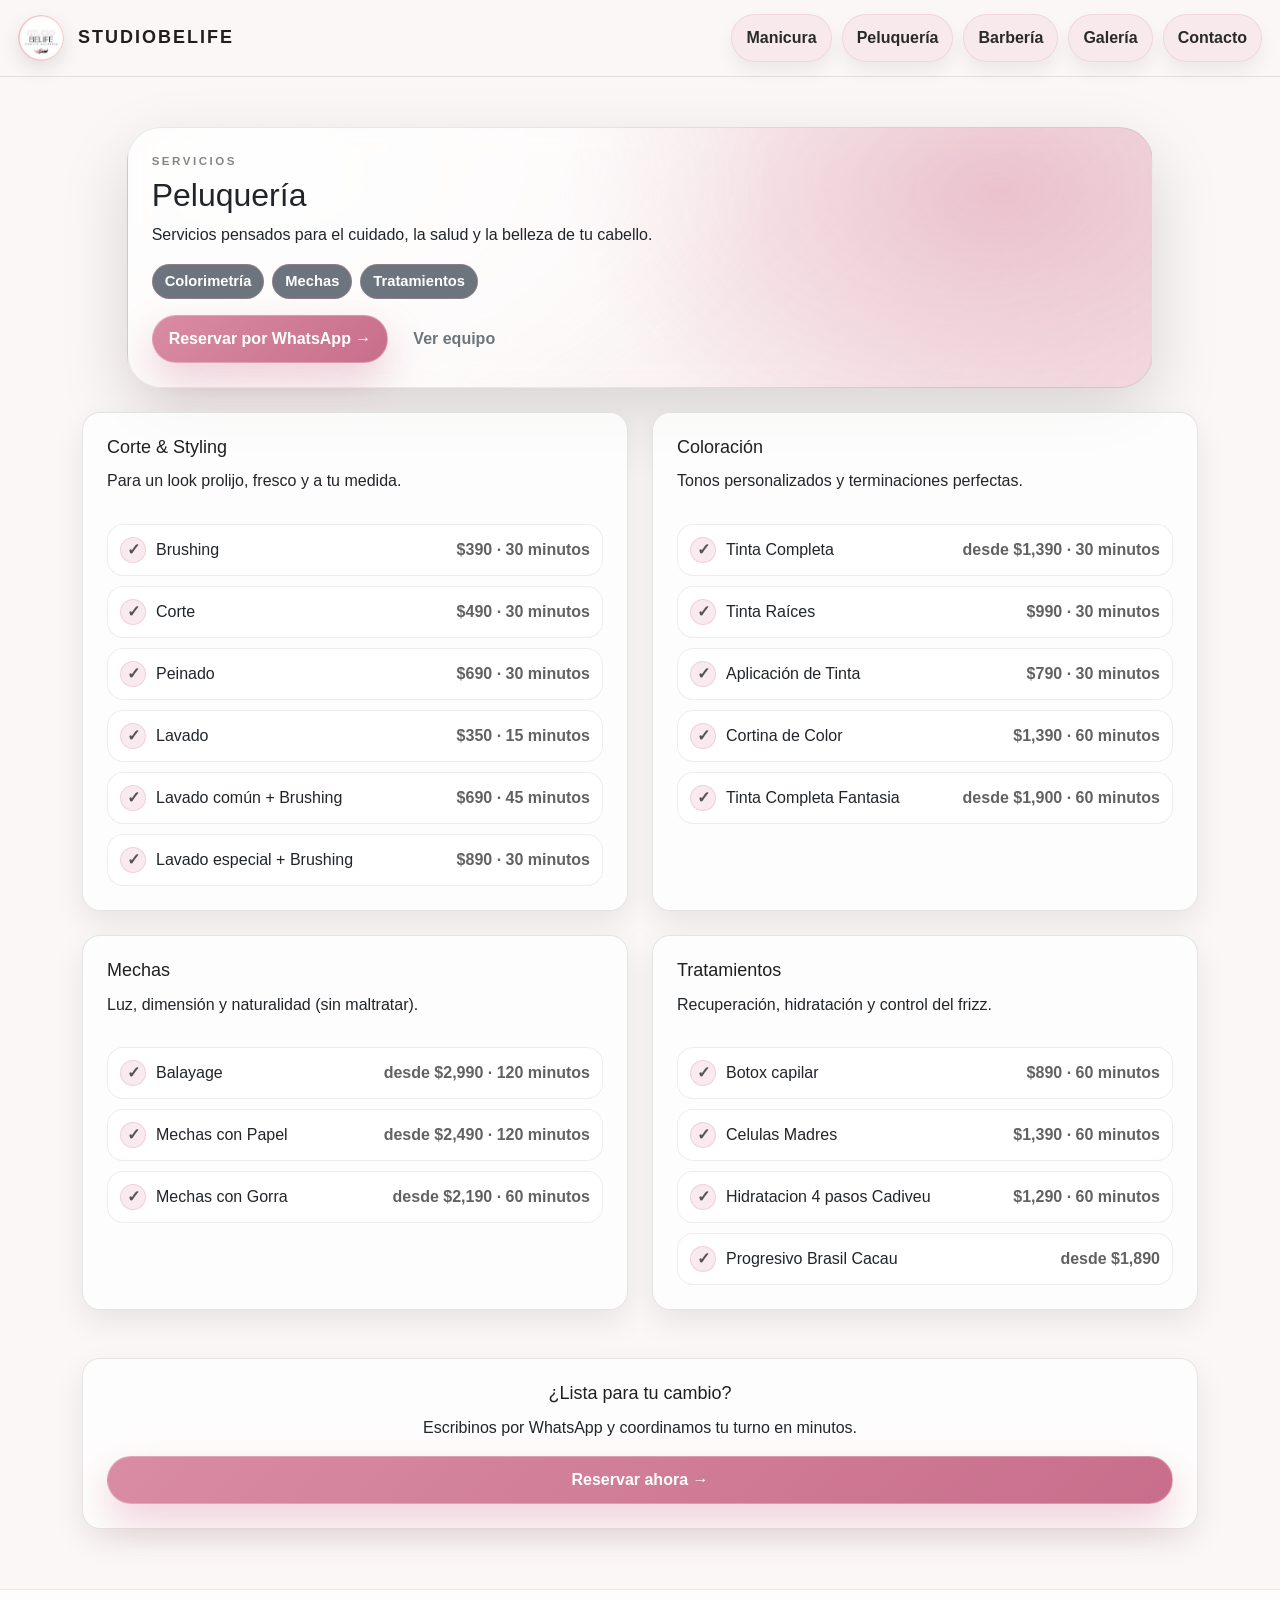
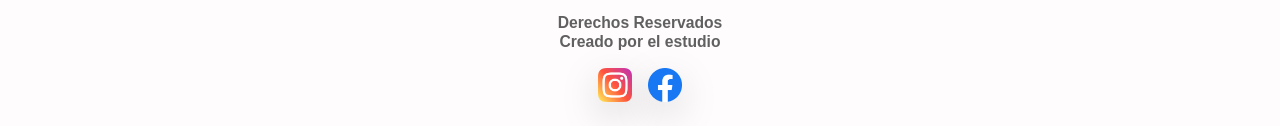
<file: Belife/pages/peluqueria.html>
<!DOCTYPE html>
<html lang="es">
<head>
  <meta charset="UTF-8" />
  <meta name="viewport" content="width=device-width, initial-scale=1.0" />
  <title>Belife - Peluquería</title>

  <!-- ✅ Bootstrap -->
  <link href="https://cdn.jsdelivr.net/npm/bootstrap@5.3.2/dist/css/bootstrap.min.css" rel="stylesheet">

  <!-- Tu CSS -->
  <link rel="stylesheet" href="../style/style.css" />
</head>

<body class="page-hair">

  <header>
    <img src="../assets/logo.png" class="logo" alt="Logo Studio Belife" />
    <a href="../index.html"><h1 class="title">STUDIOBELIFE</h1></a>

    <nav>
      <ul>
        <li><a href="./manicura.html">Manicura</a></li>
        <li><a href="./peluqueria.html">Peluquería</a></li>
        <li><a href="./barberia.html">Barbería</a></li>
        <li><a href="./galeria.html">Galería</a></li>
        <li><a href="./contacto.html">Contacto</a></li>
      </ul>
    </nav>
  </header>

  <!-- ✅ Bootstrap container -->
  <main class="container py-4">

    <!-- HERO -->
    <section class="service-hero mb-4 p-4 card">
      <div class="row g-4 align-items-center">

        <div class="col-12 col-lg-8">
          <p class="kicker">SERVICIOS</p>
          <h2>Peluquería</h2>
          <p class="service-hero__lead">
            Servicios pensados para el cuidado, la salud y la belleza de tu cabello.
          </p>

          <div class="d-flex flex-wrap gap-2 mb-3">
            <span class="badge bg-secondary">Colorimetría</span>
            <span class="badge bg-secondary">Mechas</span>
            <span class="badge bg-secondary">Tratamientos</span>
          </div>

          <div class="d-flex flex-wrap gap-2">
            <a class="btn btn-primary" href="https://wa.me/59895533304" target="_blank">
              Reservar por WhatsApp →
            </a>
            <a class="btn btn-outline-secondary" href="../index.html#equipo">
              Ver equipo
            </a>
          </div>
        </div>

      </div>
    </section>

    <!-- SERVICIOS GRID RESPONSIVE -->
    <section class="row g-4">

      <div class="col-12 col-md-6">
        <article class="card p-4 h-100">
          <h3>Corte & Styling</h3>
          <p>Para un look prolijo, fresco y a tu medida.</p>
          <ul>
            <li><span>Brushing</span><b class="service-meta">$390 · 30 minutos</b></li>
            <li><span>Corte</span><b class="service-meta">$490 · 30 minutos</b></li>
            <li><span>Peinado</span><b class="service-meta">$690 · 30 minutos</b></li>
            <li><span>Lavado</span><b class="service-meta">$350 · 15 minutos</b></li>
            <li><span>Lavado común + Brushing</span><b class="service-meta">$690 · 45 minutos</b></li>
            <li><span>Lavado especial + Brushing</span><b class="service-meta">$890 · 30 minutos</b></li>
          </ul>
        </article>
      </div>

      <div class="col-12 col-md-6">
        <article class="card p-4 h-100">
          <h3>Coloración</h3>
          <p>Tonos personalizados y terminaciones perfectas.</p>
          <ul>
            <li><span>Tinta Completa</span><b class="service-meta">desde $1,390 · 30 minutos</b></li>
            <li><span>Tinta Raíces</span><b class="service-meta">$990 · 30 minutos</b></li>
            <li><span>Aplicación de Tinta</span><b class="service-meta">$790 · 30 minutos</b></li>
            <li><span>Cortina de Color</span><b class="service-meta">$1,390 · 60 minutos</b></li>
            <li><span>Tinta Completa Fantasia</span><b class="service-meta">desde $1,900 · 60 minutos</b></li>
          </ul>
        </article>
      </div>

      <div class="col-12 col-md-6">
        <article class="card p-4 h-100">
          <h3>Mechas</h3>
          <p>Luz, dimensión y naturalidad (sin maltratar).</p>
          <ul>
            <li><span>Balayage</span><b class="service-meta">desde $2,990 · 120 minutos</b></li>
            <li><span>Mechas con Papel</span><b class="service-meta">desde $2,490 · 120 minutos</b></li>
            <li><span>Mechas con Gorra</span><b class="service-meta">desde $2,190 · 60 minutos</b></li>
          </ul>
        </article>
      </div>

      <div class="col-12 col-md-6">
        <article class="card p-4 h-100">
          <h3>Tratamientos</h3>
          <p>Recuperación, hidratación y control del frizz.</p>
          <ul>
            <li><span>Botox capilar</span><b class="service-meta">$890 · 60 minutos</b></li>
            <li><span>Celulas Madres</span><b class="service-meta">$1,390 · 60 minutos</b></li>
            <li><span>Hidratacion 4 pasos Cadiveu</span><b class="service-meta">$1,290 · 60 minutos</b></li>
            <li><span>Progresivo Brasil Cacau</span><b class="service-meta">desde $1,890</b></li>
          </ul>
        </article>
      </div>

    </section>

    <!-- CTA FINAL -->
    <section class="mt-5">
      <div class="card p-4 text-center">
        <h3>¿Lista para tu cambio?</h3>
        <p>Escribinos por WhatsApp y coordinamos tu turno en minutos.</p>
        <a class="btn btn-primary w-100 w-md-auto"
           href="https://wa.me/59895533304"
           target="_blank">
          Reservar ahora →
        </a>
      </div>
    </section>

  </main>

  <footer class="text-center py-4">
    <h2>Derechos Reservados</h2>
    <h2>Creado por el estudio</h2>
    <div class="d-flex justify-content-center gap-3 mt-3">
      <a href="https://www.instagram.com/studiobelife_/" target="_blank">
        <img src="../assets/instagram.png" class="redes" alt="Instagram" />
      </a>
      <a href="https://www.facebook.com/people/Studiobelife/61578109405108/" target="_blank">
        <img src="../assets/facebook.png" class="redes" alt="Facebook" />
      </a>
    </div>
  </footer>

  <!-- Bootstrap JS -->
  <script src="https://cdn.jsdelivr.net/npm/bootstrap@5.3.2/dist/js/bootstrap.bundle.min.js"></script>
</body>
</html>
</file>
<file: Belife/style/style.css>
/* STUDIO BELIFE */

/* Variables / Theme tokens */
:root{
  --bg:#fbf7f6;
  --bg-cream:#fff6f8;
  --ink:#1f1f1f;
  --text:#1f1f1f;
  --muted:#6b6b6b;

  --pink:#d98ca3;
  --pink-2:#c86e8c;
  --pink-3:#b85d7c;

  --surface:#fff;
  --white:#fff;

  --border:rgba(0,0,0,.10);
  --shadow:0 12px 30px rgba(0,0,0,.08);

  --r:18px;
  --r2:28px;
  --container:1120px;

  /* accents (por tema) */
  --accent:var(--pink);
  --accent-weak:rgba(217,140,163,.14);
  --pink-soft:rgba(217,140,163,.10);
}

/* Temas (solo variables) */
body.theme-barber{--accent:#2d2d2d;--accent-weak:rgba(45,45,45,.10)}
body.theme-hair{--accent:#d98ca3;--accent-weak:rgba(217,140,163,.14)}
body.theme-nails{--accent:#c07aa0;--accent-weak:rgba(192,122,160,.14)}

/* Base */
*{box-sizing:border-box}
html{scroll-behavior:smooth}
body{
  margin:0;
  font-family:Arial,Helvetica,sans-serif;
  background:var(--bg);
  color:var(--text);
  line-height:1.6;
}
img{max-width:100%;display:block}
a{color:inherit;text-decoration:none}
a:hover{opacity:.95}
main{max-width:1100px;margin:0 auto;padding:22px 18px 60px}

/* ===== Utilidades ===== */
.muted{opacity:.85}
.small{font-size:13px;margin-top:10px}
.kicker{
  font-size:.72rem;
  font-weight:900;
  letter-spacing:.22em;
  text-transform:uppercase;
  color:rgba(0,0,0,.48);
  margin:0 0 6px;
}

/* ===== Componentes base ===== */
.card{
  background:rgba(255,255,255,.78);
  border:1px solid var(--border);
  border-radius:var(--r);
  box-shadow:var(--shadow);
  padding:18px;
}
.card h3{margin:0 0 10px;color:var(--ink);font-size:18px}

.btn{
  width:fit-content;
  display:inline-flex;
  align-items:center;
  justify-content:center;
  gap:8px;
  padding:11px 16px;
  border-radius:999px;
  font-weight:900;
  cursor:pointer;
  border:1px solid rgba(255,255,255,.25);
  transition:transform .15s ease,box-shadow .15s ease,opacity .15s ease,background .15s ease;
}
.btn-primary{
  color:#fff;
  background:linear-gradient(135deg,var(--pink) 0,var(--pink-2) 100%);
  box-shadow:0 18px 40px rgba(200,110,140,.32);
}
.btn-primary:hover{transform:translateY(-2px);box-shadow:0 24px 55px rgba(200,110,140,.42)}
.btn-accent{background:var(--accent);color:#fff;border-color:transparent}
.btn-ghost{
  background:rgba(255,255,255,.65);
  color:rgba(0,0,0,.72);
  border:1px solid rgba(0,0,0,.10);
  box-shadow:0 14px 28px rgba(0,0,0,.08);
}
.btn-ghost:hover{transform:translateY(-2px)}

.chip{
  display:inline-flex;
  flex-wrap:wrap;
  gap:10px;
  margin-top:12px;
  padding:10px 14px;
  border-radius:999px;
  font-weight:900;
  background:rgba(255,255,255,.78);
  border:1px solid rgba(217,140,163,.28);
  box-shadow:0 14px 28px rgba(0,0,0,.08);
  transition:transform .15s ease,box-shadow .15s ease,background-color .15s ease;
}
.chip:hover{transform:translateY(-2px);background:rgba(217,140,163,.14);box-shadow:0 18px 30px rgba(0,0,0,.10)}

/* Header */
header{
  position:relative;
  background:rgba(251,247,246,.85);
  backdrop-filter:blur(10px);
  border-bottom:1px solid var(--border);
  padding:14px 18px;
  display:flex;align-items:center;gap:14px;
}
header .logo{
  width:46px;height:46px;border-radius:50%;
  object-fit:cover;box-shadow:0 8px 20px rgba(0,0,0,.10);
}
header h1{font-size:18px;letter-spacing:2px;margin:0;font-weight:800}
nav{margin-left:auto}
nav ul{
  list-style:none;margin:0;padding:0;
  display:flex;gap:10px;flex-wrap:wrap;align-items:center;
}
header li a{
  display:inline-flex;
  padding:10px 14px;
  border-radius:999px;
  font-weight:800;
  color:#2a2a2a;
  background:rgba(217,140,163,.12);
  border:1px solid rgba(217,140,163,.22);
  box-shadow:0 10px 18px rgba(0,0,0,.06);
  transition:transform .15s ease,box-shadow .15s ease,background .15s ease;
}
header li a:hover{
  transform:translateY(-2px);
  background:rgba(217,140,163,.18);
  box-shadow:0 18px 30px rgba(0,0,0,.10);
}
header a[aria-current="page"]{
  background:var(--surface);
  border-color:var(--border);
}

/* Hero (home) */
.hero{
  width:100%;
  height:clamp(340px,55vh,560px);
  position:relative;
  overflow:hidden;
  background:
    radial-gradient(900px 600px at 20% 30%,rgba(255,255,255,.70) 0,transparent 55%),
    radial-gradient(900px 600px at 80% 30%,rgba(217,140,163,.50) 0,transparent 55%),
    linear-gradient(135deg,#f9e1e7 0,#f0c4d0 45%,#fdeff3 100%);
}
.hero::after{
  content:"";
  position:absolute;inset:0;
  background:
    radial-gradient(900px 600px at 75% 0%,rgba(0,0,0,.22),transparent 55%),
    linear-gradient(180deg,rgba(0,0,0,.12) 0,rgba(0,0,0,0) 50%,rgba(0,0,0,.18) 100%);
  pointer-events:none;
}
.hero-overlay{
  position:relative;z-index:2;
  width:min(var(--container),92%);
  margin:0 auto;height:100%;
  display:grid;align-content:center;gap:12px;
}
.hero-overlay h2{
  color:var(--ink);
  font-size:clamp(2rem,4vw,3.2rem);
  letter-spacing:-.02em;
  text-shadow:0 10px 30px rgba(0,0,0,.08);
  margin:0;
}
.hero-overlay p{
  font-size:1.08rem;
  color:rgba(0,0,0,.70);
  max-width:60ch;
  margin:0;
}
.btn-hero{
  display:inline-flex;align-items:center;justify-content:center;
  padding:12px 18px;border-radius:999px;font-weight:900;color:#fff;
  background:linear-gradient(135deg,var(--pink) 0,var(--pink-2) 60%,var(--pink-3) 100%);
  border:1px solid rgba(255,255,255,.28);
  box-shadow:0 18px 40px rgba(200,110,140,.45);
  transition:transform .15s ease,box-shadow .15s ease;
  width:fit-content;
}
.btn-hero:hover{transform:translateY(-2px);box-shadow:0 24px 55px rgba(200,110,140,.55)}

/* Home blocks */
.home-info{display:grid;gap:26px;padding:34px 0 46px}
.home-cta,.home-block{
  background:rgba(255,255,255,.78);
  border:1px solid rgba(0,0,0,.08);
  border-radius:30px;
  box-shadow:0 22px 60px rgba(0,0,0,.11);
  padding:26px;
  position:relative;
  overflow:hidden;
  backdrop-filter:blur(14px);
  -webkit-backdrop-filter:blur(14px);
}
.home-cta::before,.home-block::before{
  content:"";
  position:absolute;left:18px;right:18px;top:0;
  height:3px;border-radius:99px;
  background:linear-gradient(90deg,transparent,rgba(217,140,163,.85),transparent);
}
.home-cta h2{font-size:1.7rem;color:var(--ink);margin:0 0 4px}
.home-block h3{margin:2px 0 0;font-size:1.35rem;color:var(--ink)}
.home-block h3,.home-cta h2{position:relative;padding-bottom:10px}
.home-block h3::after,.home-cta h2::after{
  content:"";
  position:absolute;left:0;bottom:0;
  width:85px;height:4px;border-radius:999px;
  background:linear-gradient(90deg,rgba(217,140,163,.95),rgba(217,140,163,0));
}

/* Team */
.team-grid{
  display:grid;
  gap:22px;
  grid-template-columns:repeat(2,minmax(0,1fr));
  margin-top:6px;
}
.team-card{
  position:relative;
  overflow:hidden;
  background:rgba(255,255,255,.78);
  border:1px solid rgba(0,0,0,.08);
  border-radius:32px;
  box-shadow:0 26px 70px rgba(0,0,0,.14);
  padding:20px;
  display:grid;
  grid-template-columns:140px 1fr;
  gap:18px;
  align-items:center;
  transition:transform .18s ease,box-shadow .18s ease,filter .18s ease;
}
.team-card::before{
  content:"";
  position:absolute;
  inset:-120px -120px auto auto;
  width:320px;height:320px;
  background:radial-gradient(circle,rgba(217,140,163,.35) 0,transparent 62%);
  transform:rotate(15deg);
  pointer-events:none;
}
.team-card::after{
  content:"";
  position:absolute;
  left:18px;top:14px;
  width:60px;height:4px;border-radius:99px;
  background:linear-gradient(90deg,rgba(217,140,163,.95),rgba(217,140,163,0));
  opacity:.9;
  pointer-events:none;
}
.team-card:nth-child(2n)::after{
  background:linear-gradient(90deg,rgba(200,110,140,.95),rgba(200,110,140,0));
}
.team-card:hover{transform:translateY(-4px);box-shadow:0 34px 90px rgba(0,0,0,.18)}
.team-photo{
  width:128px;height:128px;
  border-radius:999px;
  object-fit:cover;
  border:6px solid rgba(255,255,255,.85);
  box-shadow:0 18px 40px rgba(0,0,0,.18);
  filter:saturate(1.08) contrast(1.04);
}
.team-card h4{margin:0 0 6px;font-size:1.55rem;letter-spacing:-.02em;color:#1f1f1f}
.team-role{
  margin:0 0 10px;
  display:inline-flex;
  width:fit-content;
  padding:7px 12px;
  border-radius:999px;
  font-weight:900;
  font-size:.9rem;
  color:rgba(20,20,20,.78);
  background:rgba(217,140,163,.14);
  border:1px solid rgba(217,140,163,.22);
}
.team-desc{
  margin:0;
  font-size:1rem;
  color:rgba(25,25,25,.72);
  line-height:1.7;
  display:-webkit-box;
  -webkit-box-orient:vertical;
  -webkit-line-clamp:5;
  overflow:hidden;
}

/* Hours */
.hours{margin-top:12px;display:grid;gap:10px}
.hour{
  display:flex;align-items:center;justify-content:space-between;
  padding:12px 14px;
  border-radius:16px;
  border:1px solid rgba(0,0,0,.07);
  background:rgba(255,255,255,.60);
}
.hour span{font-weight:900;color:rgba(0,0,0,.62)}
.hour b{color:rgba(0,0,0,.80)}
.closed{color:rgba(0,0,0,.42)}

/* Footer */
footer{
  margin-top:36px;
  padding:28px 4%;
  background:rgba(255,255,255,.70);
  border-top:1px solid rgba(0,0,0,.07);
}
footer h2{
  margin:0;
  text-align:center;
  font-size:.98rem;
  font-weight:900;
  color:rgba(0,0,0,.62);
}
footer nav{margin-top:14px}
footer ul{list-style:none;padding:0;margin:0;display:flex;justify-content:center;gap:14px}
.redes{
  width:34px;height:34px;
  object-fit:contain;
  filter:drop-shadow(0 12px 18px rgba(0,0,0,.14));
  transition:transform .15s ease;
}
.redes:hover{transform:translateY(-2px)}

/* Servicios (service-hero / grid / list) */
.service-hero{
  width:min(var(--container),92%);
  margin:26px auto 10px;
  border-radius:34px;
  padding:26px;
  background:
    radial-gradient(900px 520px at 15% 20%,rgba(255,255,255,.75) 0,transparent 55%),
    radial-gradient(800px 520px at 85% 25%,rgba(217,140,163,.45) 0,transparent 55%),
    linear-gradient(135deg,rgba(255,255,255,.55) 0,rgba(255,255,255,.30) 45%,rgba(217,140,163,.20) 100%);
  border:1px solid rgba(0,0,0,.08);
  box-shadow:0 26px 70px rgba(0,0,0,.14);
  backdrop-filter:blur(14px);
  -webkit-backdrop-filter:blur(14px);
}
.service-hero__content h2{margin:6px 0 10px;font-size:clamp(2rem,3.4vw,2.8rem);color:var(--ink);letter-spacing:-.02em}
service-hero__lead{max-width:70ch;margin:0 0 16px;color:rgba(0,0,0,.68);font-size:1.05rem}
.service-hero__actions{display:flex;gap:12px;flex-wrap:wrap;align-items:center;margin-bottom:14px}
.service-badges{display:flex;flex-wrap:wrap;gap:10px}
.badge{
  display:inline-flex;
  padding:9px 12px;border-radius:999px;
  font-weight:900;font-size:.92rem;
  background:rgba(255,255,255,.70);
  border:1px solid rgba(217,140,163,.28);
}
.service-grid{
  width:min(var(--container),92%);
  margin:18px auto 0;
  display:grid;gap:18px;
  grid-template-columns:repeat(2,minmax(0,1fr));
}
.service-card{
  background:rgba(255,255,255,.78);
  border:1px solid rgba(0,0,0,.08);
  border-radius:var(--r2);
  padding:18px 18px 16px;
  box-shadow:0 22px 60px rgba(0,0,0,.12);
  position:relative;overflow:hidden;
}
.service-card::after{
  content:"";
  position:absolute;
  inset:-120px -120px auto auto;
  width:280px;height:280px;
  background:radial-gradient(circle,rgba(217,140,163,.28) 0,transparent 62%);
  transform:rotate(14deg);
  pointer-events:none;
}
.service-card__head h3{margin:0 0 6px;color:var(--ink);font-size:1.35rem;letter-spacing:-.01em}
.service-card__head p{margin:0 0 14px;color:rgba(0,0,0,.66);font-size:.95rem}

.service-list{list-style:none;padding:0;margin:0;display:grid;gap:10px}
.service-list li{
  display:flex;align-items:center;justify-content:space-between;
  gap:10px;padding:12px;border-radius:16px;
  background:rgba(255,255,255,.62);
  border:1px solid rgba(0,0,0,.07);
}
.service-list li::before{
  content:"✓";
  display:inline-flex;align-items:center;justify-content:center;
  width:26px;height:26px;border-radius:999px;
  background:rgba(217,140,163,.18);
  border:1px solid rgba(217,140,163,.28);
  font-weight:900;color:rgba(0,0,0,.65);
  margin-right:10px;
}
.service-list li span{padding-right:10px}
.service-meta{margin-left:auto;font-weight:900;color:rgba(0,0,0,.62);white-space:nowrap}
.service-note{margin-top:14px;font-size:.9rem;color:rgba(0,0,0,.55);font-style:italic}

.service-cta{width:min(var(--container),92%);margin:22px auto 42px}
.service-cta__box{
  border-radius:34px;
  padding:22px;
  background:rgba(255,255,255,.78);
  border:1px solid rgba(0,0,0,.08);
  box-shadow:0 26px 70px rgba(0,0,0,.14);
}
.service-cta__box h3{margin:0 0 6px;color:var(--ink);font-size:1.5rem}
.service-cta__box p{margin:0 0 12px;color:rgba(0,0,0,.65)}

/* Galería (FLEXBOX) */
.galeria{padding:60px 20px;text-align:center}
.galeria h2{color:var(--ink);font-size:clamp(22px,3vw,32px);margin:0 0 10px;letter-spacing:.5px}
.galeria-sub{max-width:680px;margin:0 auto 35px;color:var(--text);opacity:.9}

.galeria-grid{
  width:min(1100px,100%);
  margin:0 auto;
  display:flex;
  flex-wrap:wrap;
  gap:18px;
  justify-content:center;
}

.galeria-item{
  margin:0;background:var(--white);
  border:1px solid var(--border);
  border-radius:var(--r);
  overflow:hidden;
  box-shadow:var(--shadow);
  transform:translateY(0);
  transition:transform .25s ease,box-shadow .25s ease;

  flex: 1 1 220px;
  max-width: calc(25% - 18px);
}

.galeria-item:hover{transform:translateY(-4px)}
.galeria-item img{width:100%;height:260px;object-fit:cover;transition:transform .35s ease}
.galeria-item:hover img{transform:scale(1.05)}
nav a.active{font-weight:700;text-decoration:underline;text-underline-offset:6px}

/* Contacto (header BEM + form) */
.header{
  position:sticky;top:0;z-index:20;
  background:rgba(247,220,226,.85);
  backdrop-filter:blur(10px);
  border-bottom:1px solid var(--border);
}
.header__inner{
  max-width:1100px;margin:0 auto;
  padding:14px 16px;
  display:flex;align-items:center;justify-content:space-between;gap:14px;
}
.brand{display:flex;align-items:center;gap:12px;color:var(--ink)}
.logo{width:54px;height:54px;object-fit:contain}
.brand__title{font-size:20px;letter-spacing:.5px;margin:0}
.nav__list{list-style:none;display:flex;gap:12px;padding:0;margin:0;flex-wrap:wrap;justify-content:flex-end}
.nav__list a{
  display:inline-block;
  padding:10px 12px;
  border-radius:999px;
  background:rgba(255,255,255,.55);
  border:1px solid var(--border);
  color:var(--ink);
  font-weight:600;
  font-size:14px;
  transition:transform .15s ease;
}
.nav__list a:hover{transform:translateY(-1px)}
.nav__list a.is-active{background:var(--pink-soft);border-color:rgba(217,140,163,.35)}

.contact{max-width:1100px;margin:0 auto;padding:26px 16px 40px}
.contact__hero{
  background:rgba(255,255,255,.6);
  border:1px solid var(--border);
  border-radius:var(--r);
  box-shadow:var(--shadow);
  padding:22px;
  margin-bottom:18px;
}
.contact__hero h2{margin:0 0 8px;color:var(--ink);font-size:28px}
.contact__hero p{margin:0 0 16px;max-width:70ch}
.contact__cta{display:flex;flex-wrap:wrap;gap:10px}
.contact__grid{display:grid;grid-template-columns:1.1fr .9fr;gap:16px}
.contact__list{list-style:none;padding:0;margin:0;display:grid;gap:12px}
.contact__label{display:block;font-size:12px;opacity:.8;margin-bottom:3px}
.contact__value{display:block;color:var(--ink);font-weight:600}
.contact__link{color:var(--pink);font-weight:700}
.contact__actions{display:flex;flex-wrap:wrap;gap:10px;margin-top:14px}

.map{border-radius:16px;overflow:hidden;border:1px solid var(--border);background:rgba(255,255,255,.6)}
.map iframe{width:100%;height:320px;border:0;display:block}

/* ✅ OVERRIDE: quitar ticks SOLO en la lista de contacto */
.contact__list li::before{
  content:none !important;
  display:none !important;
}
.contact__list li{gap:0}

.form{display:grid;gap:12px}
.form__row{display:grid;grid-template-columns:1fr 1fr;gap:12px}
.field label{display:block;font-weight:800;color:var(--ink);margin-bottom:6px;font-size:13px}
.field input,.field select,.field textarea{
  width:100%;
  padding:12px;
  border-radius:14px;
  border:1px solid var(--border);
  background:rgba(255,255,255,.75);
  color:var(--ink);
  outline:none;
}
.field input:focus,.field select:focus,.field textarea:focus{
  border-color:rgba(217,140,163,.6);
  box-shadow:0 0 0 4px rgba(217,140,163,.18);
}
.footer{padding:18px 16px;text-align:center;opacity:.85}
.card--map{grid-row:span 2;display:flex;flex-direction:column}
.card--map .map{flex:1}
.card--map .map iframe{height:100%;min-height:320px}

/* Barbería (estructura, sin duplicar “looks”) */
.page-barberia .barber-hero2{
  display:grid;grid-template-columns:1.2fr .8fr;gap:18px;
  padding:26px;
  border:1px solid rgba(0,0,0,.08);
  border-radius:34px;
  box-shadow:0 26px 70px rgba(0,0,0,.14);
  background:
    radial-gradient(900px 520px at 15% 20%, rgba(255,255,255,.75) 0%, transparent 55%),
    radial-gradient(800px 520px at 85% 25%, rgba(217,140,163,.45) 0%, transparent 55%),
    linear-gradient(135deg, rgba(255,255,255,.55) 0%, rgba(255,255,255,.30) 45%, rgba(217,140,163,.20) 100%);
  overflow:hidden;
}
.page-barberia .chips{display:flex;flex-wrap:wrap;gap:10px;margin:0 0 16px}
.page-barberia .actions{display:flex;gap:10px;flex-wrap:wrap}
.page-barberia .media-box{
  border-radius:18px;
  border:1px solid rgba(0,0,0,.08);
  background:
    radial-gradient(900px 520px at 85% 25%, rgba(217,140,163,.35) 0%, transparent 55%),
    linear-gradient(135deg, rgba(255,255,255,.55) 0%, rgba(255,255,255,.30) 45%, rgba(217,140,163,.14) 100%);
  min-height:220px;
}
.page-barberia .section{
  margin-top:18px;
  padding:18px;
  border:1px solid rgba(0,0,0,.08);
  border-radius:var(--r2);
  background:rgba(255,255,255,.78);
  box-shadow:0 22px 60px rgba(0,0,0,.12);
}
.page-barberia .section__head{display:flex;align-items:flex-end;justify-content:space-between;gap:12px;margin-bottom:14px}
.page-barberia .section__head h3{margin:0;font-size:1.25rem;color:var(--ink)}
.page-barberia .section__head p{margin:0;color:rgba(0,0,0,.65);max-width:55ch}
.page-barberia .grid{display:grid;grid-template-columns:repeat(3,minmax(0,1fr));gap:12px}
.page-barberia .card.service{border-radius:16px;padding:14px}
.page-barberia .card.service .meta{margin:0 0 8px;color:rgba(0,0,0,.72);font-weight:800}
.page-barberia .badge{
  background:rgba(217,140,163,.14);
  border:1px solid rgba(217,140,163,.22);
  color:rgba(20,20,20,.80);
  font-size:.78rem;font-weight:900;
  border-radius:999px;
  padding:6px 10px;
}

/* ticks (listas dentro de cards) */
.card ul{list-style:none;padding-left:0;margin:14px 0 0;display:grid;gap:10px}
.card ul li{
  display:flex;align-items:center;gap:10px;
  padding:12px;border-radius:16px;
  background:rgba(255,255,255,.62);
  border:1px solid rgba(0,0,0,.07);
}
.card ul li::before{
  content:"✓";
  width:26px;height:26px;
  display:inline-flex;align-items:center;justify-content:center;
  border-radius:999px;
  background:rgba(217,140,163,.18);
  border:1px solid rgba(217,140,163,.28);
  font-weight:900;color:rgba(0,0,0,.65);
}

/* Animación */
@media (prefers-reduced-motion:no-preference){
  .team-card,.home-block,.chip,.btn,.btn-hero,header li a{transition:transform .18s ease,box-shadow .18s ease,background-color .18s ease,filter .18s ease}
  .home-block{animation:rise .35s ease both}
  @keyframes rise{from{transform:translateY(6px);opacity:0}to{transform:translateY(0);opacity:1}}
}

/* Responsive */
@media (max-width:900px){
  header nav{margin-left:0;width:100%}
  header ul{justify-content:flex-start}
  .team-grid{grid-template-columns:1fr}
  .service-grid{grid-template-columns:1fr}

  /* Galería: 3 columnas */
  .galeria-item{max-width: calc(33.333% - 18px);}
}
@media (max-width:860px){
  .contact__grid{grid-template-columns:1fr}
  .form__row{grid-template-columns:1fr}
  .header__inner{flex-direction:column;align-items:flex-start}
  .nav__list{justify-content:flex-start}
}
@media (max-width:680px){
  /* Galería: 2 columnas */
  .galeria-item{max-width: calc(50% - 18px);}
}
@media (max-width:560px){
  header li a{padding:9px 11px}
  .team-card{grid-template-columns:1fr;text-align:left;align-items:start}
  .team-photo{width:120px;height:120px}
  .page-barberia .grid{grid-template-columns:1fr}
  .page-barberia .barber-hero2{grid-template-columns:1fr}
}
@media (max-width:480px){
  .galeria{padding:40px 16px}
  .galeria-item{max-width:100%}
  .galeria-item img{height:220px}
}
@media (max-width:420px){
  .service-list li{flex-wrap:wrap;gap:6px}
  .service-meta{margin-left:36px}
}

.presupuesto {
  max-width: 900px;
  margin: 60px auto;
  padding: 32px 24px;
  background: linear-gradient(180deg, #fff8fa 0%, #ffffff 100%);
  border: 1px solid rgba(216, 140, 154, 0.18);
  border-radius: 24px;
  box-shadow: 0 12px 30px rgba(0, 0, 0, 0.08);
  text-align: center;
}

.presupuesto h2,
.presupuesto h3 {
  font-size: 2rem;
  color: #3a2b2f;
  margin-bottom: 10px;
}

.presupuesto p {
  color: #6b5b60;
  font-size: 1rem;
  line-height: 1.6;
}

.presupuesto-categorias {
  display: flex;
  flex-wrap: wrap;
  justify-content: center;
  gap: 12px;
  margin: 28px 0 24px;
}

.presupuesto-categorias button {
  border: none;
  padding: 12px 22px;
  border-radius: 999px;
  background: #f7d7de;
  color: #5b3e46;
  font-size: 0.98rem;
  font-weight: 600;
  cursor: pointer;
  transition: all 0.25s ease;
  box-shadow: 0 4px 12px rgba(216, 140, 154, 0.16);
}

.presupuesto-categorias button:hover {
  transform: translateY(-2px);
  background: #efbec9;
}

.presupuesto-categorias button.activo {
  background: #d88c9a;
  color: #ffffff;
  box-shadow: 0 8px 18px rgba(216, 140, 154, 0.3);
}

#servicio {
  width: 100%;
  max-width: 460px;
  padding: 14px 16px;
  border: 1px solid #e6c8cf;
  border-radius: 14px;
  background: #ffffff;
  color: #4a3a3f;
  font-size: 1rem;
  outline: none;
  box-shadow: 0 4px 12px rgba(0, 0, 0, 0.05);
  transition: border-color 0.25s ease, box-shadow 0.25s ease;
}

#servicio:focus {
  border-color: #d88c9a;
  box-shadow: 0 0 0 4px rgba(216, 140, 154, 0.15);
}

#resultado-precio {
  margin-top: 22px;
  padding: 18px 20px;
  background: #fff1f4;
  border: 1px solid rgba(216, 140, 154, 0.2);
  border-radius: 16px;
  font-size: 1.08rem;
  font-weight: 600;
  color: #7a4c57;
  min-height: 62px;
  display: flex;
  align-items: center;
  justify-content: center;
}

.aclaracion-precio {
  margin-top: 14px;
  font-size: 0.92rem;
  color: #8a737a;
}

@media (max-width: 768px) {
  .presupuesto {
    padding: 24px 18px;
    margin: 40px 16px;
    border-radius: 20px;
  }

  .presupuesto h2,
  .presupuesto h3 {
    font-size: 1.6rem;
  }

  .presupuesto-categorias {
    gap: 10px;
  }

  .presupuesto-categorias button {
    width: 100%;
    max-width: 280px;
  }

  #servicio {
    max-width: 100%;
  }

  #resultado-precio {
    font-size: 1rem;
    padding: 16px;
  }
}
</file>
